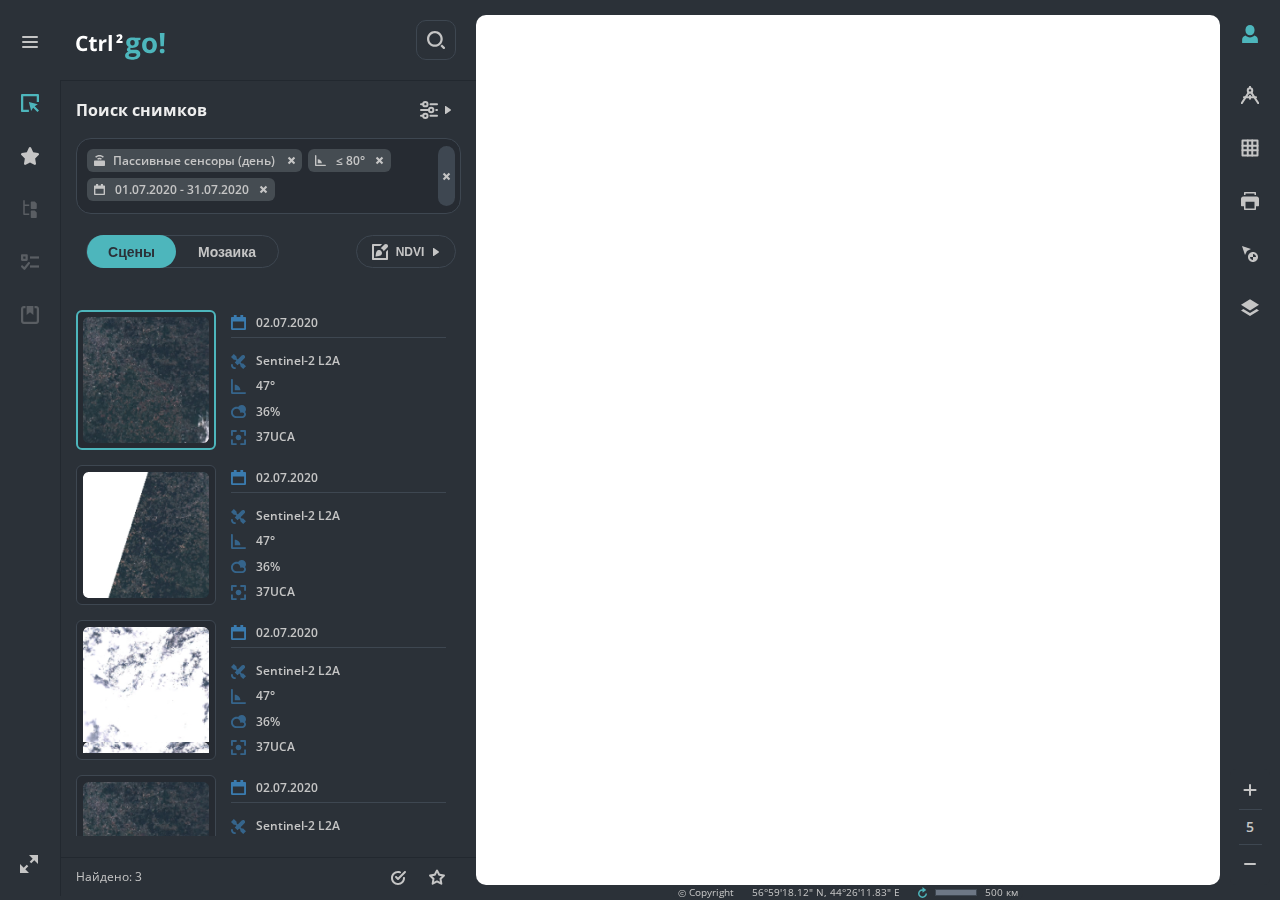
<file: index.html>
<!DOCTYPE html>
<html lang="ru">

<head>
    <meta charset="utf-8">
    <title>Ctrl-2-GO!</title>
    <meta name="viewport" content="width=device-width, initial-scale=1.0">
    <link href="css/style.css" rel="stylesheet" />
    <link href="css/icons.css" rel="stylesheet" />
    <link href="css/asRange.css" rel="stylesheet" />
</head>

<body>
    <div class="left-sidebar">
        <div class="left-sidebar__left">
            <div class="left-sidebar__left-top">
                <div class="icon_container">
                    <div class="burger_left_sidebar gray"></div>
                </div>
                <div class="spacer-23"></div>
                <div class="icon_container">
                    <div class="select_left_sidebar gray blue"></div>
                </div>
                <div class="spacer-15"></div>
                <div class="icon_container">
                    <div class="star_left_sidebar gray"></div>
                </div>
                <div class="spacer-15"></div>
                <div class="icon_container icon_container-inactive">
                    <div class="spisok_left_sidebar gray"></div>
                </div>
                <div class="spacer-15"></div>
                <div class="icon_container icon_container-inactive">
                    <div class="checklist_left_sidebar gray"></div>
                </div>
                <div class="spacer-15"></div>
                <div class="icon_container icon_container-inactive">
                    <div class="saved-items_left_sidebar gray"></div>
                </div>
            </div>
            <div class="left-sidebar__left-bottom">
                <div class="icon_container">
                    <div class="fullscreen gray"></div>
                </div>
            </div>
        </div>
        <div class="left-sidebar__right">
            <div class="left-sidebar__right-top">
                <div class="top_logo"></div>
                <div class="search"></div>
            </div>
            <!-- #select left tab container -->
            <div class="left-sidebar__right-bottom" id="select">
                <div class="left-sidebar__right-bottom__row1">
                    <div class="left-sidebar__right-bottom__row1-left">Поиск снимков</div>
                    <div class="icon_container icon_container-preferences">
                        <div class="preferences gray"></div>
                        <div class="arrow_pref gray"></div>
                    </div>
                </div>
                <div class="left-sidebar__right-bottom__row2">
                    <div class="left-sidebar__right-bottom__row2-left">
                        <div class="left-sidebar__right-bottom__row2-left_item">
                            <div class="search__left-item">
                                <div class="passive_sensor_filter gray"></div>
                                <div class="search__left-item_text">Пассивные сенсоры (день) Пассивные сенсоры (день)</div>
                            </div>
                            <div class="close_filter gray"></div>
                        </div>
                        <div class="left-sidebar__right-bottom__row2-left_item">
                            <div class="search__left-item">
                                <div class="angle_filter gray"></div>
                                <div class="search__left-item_text">&le; 80&deg;</div>
                            </div>
                            <div class="close_filter gray"></div>
                        </div>
                        <div class="left-sidebar__right-bottom__row2-left_item">
                            <div class="search__left-item">
                                <div class="calendar_filter gray"></div>
                                <div class="search__left-item_text">01.07.2020 - 31.07.2020</div>
                            </div>
                            <div class="close_filter gray"></div>
                        </div>
                        <div class="left-sidebar__right-bottom__row2-left_item">
                            <div class="search__left-item">
                                <div class="calendar_filter gray"></div>
                                <div class="search__left-item_text">01.07.2020 - 31.07.2020</div>
                            </div>
                            <div class="close_filter gray"></div>
                        </div>
                    </div>
                    <div class="close"></div>
                </div>
                <div class="left-sidebar__right-bottom__row3">
                    <div class="left-sidebar__right-bottom__row3_left">
                        <button class="left-sidebar__right-bottom__row3_left_button-l left-sidebar-active">Сцены</button>
                        <button class="left-sidebar__right-bottom__row3_left_button-r">Мозаика</button>
                    </div>
                    <button class="left-sidebar__right-bottom__row3_right_button">
                        <div class="ndvi gray"></div>
                        NDVI
                        <div class="arrow_pref gray"></div>
                    </button>
                </div>
                <div class="left-sidebar__right-bottom__row4 style-4">
                    <div class="left-sidebar__right-bottom__row4-in">
                        <div class="left-sidebar__right-bottom__row4-in-left blue-active">
                            <div class="left-sidebar__right-bottom__row4-in-left-in map1"></div>
                        </div>
                        <div class="left-sidebar__right-bottom__row4-in-right">
                            <div class="left-sidebar__right-bottom__row4-in-right-el">
                                <div class="calendar_table dark-blue"></div>
                                02.07.2020
                                <div class="favorites_table favorites_table_added"></div>
                            </div>
                            <div class="left-sidebar__right-bottom__row4-in-separator"></div>
                            <div class="left-sidebar__right-bottom__row4-in-right-el">
                                <div class="satellite_table dark-blue"></div>
                                Sentinel-2 L2A
                            </div>
                            <div class="left-sidebar__right-bottom__row4-in-right-el">
                                <div class="angle_table dark-blue"></div>
                                47&deg;
                            </div>
                            <div class="left-sidebar__right-bottom__row4-in-right-el">
                                <div class="cloud-sun_table dark-blue"></div>
                                36%
                            </div>
                            <div class="left-sidebar__right-bottom__row4-in-right-el">
                                <div class="maximize-area_table dark-blue"></div>
                                37UCA
                                <div class="settings-pref"></div>
                            </div>
                        </div>
                    </div>
                    <div class="left-sidebar__right-bottom__row4-in">
                        <div class="left-sidebar__right-bottom__row4-in-left">
                            <div class="left-sidebar__right-bottom__row4-in-left-in map2"></div>
                        </div>
                        <div class="left-sidebar__right-bottom__row4-in-right">
                            <div class="left-sidebar__right-bottom__row4-in-right-el">
                                <div class="calendar_table dark-blue"></div>
                                02.07.2020
                                <div class="favorites_table"></div>
                            </div>
                            <div class="left-sidebar__right-bottom__row4-in-separator"></div>
                            <div class="left-sidebar__right-bottom__row4-in-right-el">
                                <div class="satellite_table dark-blue"></div>
                                Sentinel-2 L2A
                            </div>
                            <div class="left-sidebar__right-bottom__row4-in-right-el">
                                <div class="angle_table dark-blue"></div>
                                47&deg;
                            </div>
                            <div class="left-sidebar__right-bottom__row4-in-right-el">
                                <div class="cloud-sun_table dark-blue"></div>
                                36%
                            </div>
                            <div class="left-sidebar__right-bottom__row4-in-right-el">
                                <div class="maximize-area_table dark-blue"></div>
                                37UCA
                                <div class="settings-pref"></div>
                            </div>
                        </div>
                    </div>
                    <div class="left-sidebar__right-bottom__row4-in">
                        <div class="left-sidebar__right-bottom__row4-in-left">
                            <div class="left-sidebar__right-bottom__row4-in-left-in map3"></div>
                        </div>
                        <div class="left-sidebar__right-bottom__row4-in-right">
                            <div class="left-sidebar__right-bottom__row4-in-right-el">
                                <div class="calendar_table dark-blue"></div>
                                02.07.2020
                                <div class="favorites_table"></div>
                            </div>
                            <div class="left-sidebar__right-bottom__row4-in-separator"></div>
                            <div class="left-sidebar__right-bottom__row4-in-right-el">
                                <div class="satellite_table dark-blue"></div>
                                Sentinel-2 L2A
                            </div>
                            <div class="left-sidebar__right-bottom__row4-in-right-el">
                                <div class="angle_table dark-blue"></div>
                                47&deg;
                            </div>
                            <div class="left-sidebar__right-bottom__row4-in-right-el">
                                <div class="cloud-sun_table dark-blue"></div>
                                36%
                            </div>
                            <div class="left-sidebar__right-bottom__row4-in-right-el">
                                <div class="maximize-area_table dark-blue"></div>
                                37UCA
                                <div class="settings-pref"></div>
                            </div>
                        </div>
                    </div>
                    <div class="left-sidebar__right-bottom__row4-in">
                        <div class="left-sidebar__right-bottom__row4-in-left">
                            <div class="left-sidebar__right-bottom__row4-in-left-in map1"></div>
                        </div>
                        <div class="left-sidebar__right-bottom__row4-in-right">
                            <div class="left-sidebar__right-bottom__row4-in-right-el">
                                <div class="calendar_table dark-blue"></div>
                                02.07.2020
                                <div class="favorites_table"></div>
                            </div>
                            <div class="left-sidebar__right-bottom__row4-in-separator"></div>
                            <div class="left-sidebar__right-bottom__row4-in-right-el">
                                <div class="satellite_table dark-blue"></div>
                                Sentinel-2 L2A
                            </div>
                            <div class="left-sidebar__right-bottom__row4-in-right-el">
                                <div class="angle_table dark-blue"></div>
                                47&deg;
                            </div>
                            <div class="left-sidebar__right-bottom__row4-in-right-el">
                                <div class="cloud-sun_table dark-blue"></div>
                                36%
                            </div>
                            <div class="left-sidebar__right-bottom__row4-in-right-el">
                                <div class="maximize-area_table dark-blue"></div>
                                37UCA
                                <div class="settings-pref"></div>
                            </div>
                        </div>
                    </div>
                    <div class="left-sidebar__right-bottom__row4-in">
                        <div class="left-sidebar__right-bottom__row4-in-left">
                            <div class="left-sidebar__right-bottom__row4-in-left-in map2"></div>
                        </div>
                        <div class="left-sidebar__right-bottom__row4-in-right">
                            <div class="left-sidebar__right-bottom__row4-in-right-el">
                                <div class="calendar_table dark-blue"></div>
                                02.07.2020
                                <div class="favorites_table"></div>
                            </div>
                            <div class="left-sidebar__right-bottom__row4-in-separator"></div>
                            <div class="left-sidebar__right-bottom__row4-in-right-el">
                                <div class="satellite_table dark-blue"></div>
                                Sentinel-2 L2A
                            </div>
                            <div class="left-sidebar__right-bottom__row4-in-right-el">
                                <div class="angle_table dark-blue"></div>
                                47&deg;
                            </div>
                            <div class="left-sidebar__right-bottom__row4-in-right-el">
                                <div class="cloud-sun_table dark-blue"></div>
                                36%
                            </div>
                            <div class="left-sidebar__right-bottom__row4-in-right-el">
                                <div class="maximize-area_table dark-blue"></div>
                                37UCA
                                <div class="settings-pref"></div>
                            </div>
                        </div>
                    </div>
                </div>
            </div>
            <!-- #favorites left tab container -->
            <div class="left-sidebar__right-bottom opacity-0-display-none" id="favorites">
                <div class="left-sidebar__right-bottom__row1">
                    <div class="left-sidebar__right-bottom__row1-left">
                        <div class="left-sidebar__right-bottom__row1-del">
                            <div class="delete"></div>Удалить все
                        </div>
                    </div>
                </div>
                <div class="left-sidebar__right-bottom__row4 style-4">
                    <div class="left-sidebar__right-bottom__row4-in">
                        <div class="left-sidebar__right-bottom__row4-in-left blue-active">
                            <div class="left-sidebar__right-bottom__row4-in-left-in map1">
                                <div class="map-checkbox-pas map-checkbox-act"></div>
                            </div>
                        </div>
                        <div class="left-sidebar__right-bottom__row4-in-right">
                            <div class="left-sidebar__right-bottom__row4-in-right-el">
                                <div class="calendar_table dark-blue"></div>
                                02.07.2020
                                <div class="favorites_table favorites_table_added"></div>
                            </div>
                            <div class="left-sidebar__right-bottom__row4-in-separator"></div>
                            <div class="left-sidebar__right-bottom__row4-in-right-el">
                                <div class="satellite_table dark-blue"></div>
                                Sentinel-2 L2A
                            </div>
                            <div class="left-sidebar__right-bottom__row4-in-right-el">
                                <div class="angle_table dark-blue"></div>
                                47°
                            </div>
                            <div class="left-sidebar__right-bottom__row4-in-right-el">
                                <div class="cloud-sun_table dark-blue"></div>
                                36%
                            </div>
                            <div class="left-sidebar__right-bottom__row4-in-right-el">
                                <div class="maximize-area_table dark-blue"></div>
                                37UCA
                                <div class="settings-pref"></div>
                            </div>
                        </div>
                    </div>
                    <div class="left-sidebar__right-bottom__row4-in">
                        <div class="left-sidebar__right-bottom__row4-in-left">
                            <div class="left-sidebar__right-bottom__row4-in-left-in map2">
                                <div class="map-checkbox-pas"></div>
                            </div>
                        </div>
                        <div class="left-sidebar__right-bottom__row4-in-right">
                            <div class="left-sidebar__right-bottom__row4-in-right-el">
                                <div class="calendar_table dark-blue"></div>
                                02.07.2020
                                <div class="favorites_table"></div>
                            </div>
                            <div class="left-sidebar__right-bottom__row4-in-separator"></div>
                            <div class="left-sidebar__right-bottom__row4-in-right-el">
                                <div class="satellite_table dark-blue"></div>
                                Sentinel-2 L2A
                            </div>
                            <div class="left-sidebar__right-bottom__row4-in-right-el">
                                <div class="angle_table dark-blue"></div>
                                47°
                            </div>
                            <div class="left-sidebar__right-bottom__row4-in-right-el">
                                <div class="cloud-sun_table dark-blue"></div>
                                36%
                            </div>
                            <div class="left-sidebar__right-bottom__row4-in-right-el">
                                <div class="maximize-area_table dark-blue"></div>
                                37UCA
                                <div class="settings-pref"></div>
                            </div>
                        </div>
                    </div>
                    <div class="left-sidebar__right-bottom__row4-in">
                        <div class="left-sidebar__right-bottom__row4-in-left">
                            <div class="left-sidebar__right-bottom__row4-in-left-in map3">
                                <div class="map-checkbox-pas"></div>
                            </div>
                        </div>
                        <div class="left-sidebar__right-bottom__row4-in-right">
                            <div class="left-sidebar__right-bottom__row4-in-right-el">
                                <div class="calendar_table dark-blue"></div>
                                02.07.2020
                                <div class="favorites_table"></div>
                            </div>
                            <div class="left-sidebar__right-bottom__row4-in-separator"></div>
                            <div class="left-sidebar__right-bottom__row4-in-right-el">
                                <div class="satellite_table dark-blue"></div>
                                Sentinel-2 L2A
                            </div>
                            <div class="left-sidebar__right-bottom__row4-in-right-el">
                                <div class="angle_table dark-blue"></div>
                                47°
                            </div>
                            <div class="left-sidebar__right-bottom__row4-in-right-el">
                                <div class="cloud-sun_table dark-blue"></div>
                                36%
                            </div>
                            <div class="left-sidebar__right-bottom__row4-in-right-el">
                                <div class="maximize-area_table dark-blue"></div>
                                37UCA
                                <div class="settings-pref"></div>
                            </div>
                        </div>
                    </div>
                    <div class="left-sidebar__right-bottom__row4-in">
                        <div class="left-sidebar__right-bottom__row4-in-left">
                            <div class="left-sidebar__right-bottom__row4-in-left-in map1">
                                <div class="map-checkbox-pas"></div>
                            </div>
                        </div>
                        <div class="left-sidebar__right-bottom__row4-in-right">
                            <div class="left-sidebar__right-bottom__row4-in-right-el">
                                <div class="calendar_table dark-blue"></div>
                                02.07.2020
                                <div class="favorites_table"></div>
                            </div>
                            <div class="left-sidebar__right-bottom__row4-in-separator"></div>
                            <div class="left-sidebar__right-bottom__row4-in-right-el">
                                <div class="satellite_table dark-blue"></div>
                                Sentinel-2 L2A
                            </div>
                            <div class="left-sidebar__right-bottom__row4-in-right-el">
                                <div class="angle_table dark-blue"></div>
                                47°
                            </div>
                            <div class="left-sidebar__right-bottom__row4-in-right-el">
                                <div class="cloud-sun_table dark-blue"></div>
                                36%
                            </div>
                            <div class="left-sidebar__right-bottom__row4-in-right-el">
                                <div class="maximize-area_table dark-blue"></div>
                                37UCA
                                <div class="settings-pref"></div>
                            </div>
                        </div>
                    </div>
                    <div class="left-sidebar__right-bottom__row4-in">
                        <div class="left-sidebar__right-bottom__row4-in-left">
                            <div class="left-sidebar__right-bottom__row4-in-left-in map2">
                                <div class="map-checkbox-pas"></div>
                            </div>
                        </div>
                        <div class="left-sidebar__right-bottom__row4-in-right">
                            <div class="left-sidebar__right-bottom__row4-in-right-el">
                                <div class="calendar_table dark-blue"></div>
                                02.07.2020
                                <div class="favorites_table"></div>
                            </div>
                            <div class="left-sidebar__right-bottom__row4-in-separator"></div>
                            <div class="left-sidebar__right-bottom__row4-in-right-el">
                                <div class="satellite_table dark-blue"></div>
                                Sentinel-2 L2A
                            </div>
                            <div class="left-sidebar__right-bottom__row4-in-right-el">
                                <div class="angle_table dark-blue"></div>
                                47°
                            </div>
                            <div class="left-sidebar__right-bottom__row4-in-right-el">
                                <div class="cloud-sun_table dark-blue"></div>
                                36%
                            </div>
                            <div class="left-sidebar__right-bottom__row4-in-right-el">
                                <div class="maximize-area_table dark-blue"></div>
                                37UCA
                                <div class="settings-pref"></div>
                            </div>
                        </div>
                    </div>
                </div>
            </div>
            <div class="left-sidebar__right-bottom-footer">
                <div class="left-sidebar__right-bottom-footer-left">
                    <span class="founded">Найдено: 3</span>
                    <span class="visibility">Видимость: 1</span>
                </div>
                <div class="left-sidebar__right-bottom-footer-right">
                    <div class="icon_container">
                        <div class="n-check gray"></div>
                    </div>
                    <div class="icon_container">
                        <div class="n-favorites gray"></div>
                    </div>
                </div>
            </div>
        </div>
    </div>
    <div id="map">
        <!-- popup-warning -->
        <div class="popup-large-size">
            <div class="popup-close"></div>
            <div class="o-warning-1"></div>
            <div class="warning-text">
                Загружаемый вами архив слишком большого размера. Разделите его на несколько, или загружайте shape-файлы по одному.
            </div>
        </div>
        <!-- top search input -->
        <input type="text" name="input" placeholder="Поиск по адресам или координатам" class="header-input">
        <!-- popup-about -->
        <div class="popup-about">
            <div class="popup-close"></div>
            <div class="popup-about-left">
                <div class="favorites_table favorites_table_added"></div>
            </div>
            <div class="popup-about-right">
                <div class="popup-about-right__row">
                    <div class="calendar_table_mini"></div>
                    02.07.2020
                </div>
                <div class="popup-about-right__row">
                    <div class="satellite_table_mini"></div>
                    Sentinel-2 L2A
                </div>
                <div class="popup-about-right__row">
                    <div class="angle_table_mini"></div>
                    47&deg;
                </div>
                <div class="popup-about-right__row">
                    <div class="cloud-sun_table_mini"></div>
                    36%
                </div>
                <div class="popup-about-right__row">
                    <div class="maximize-area_table_mini "></div>
                    37UCA
                </div>
            </div>
        </div>
        <!-- popup right-click -->
        <div class="popup-right-click">
            <div class="popup-right-click__row">
                <div class="pin"></div>Скопировать координаты
            </div>
            <div class="popup-right-click__row">
                <div class="card-edit"></div>Получить индексы
            </div>
        </div>
        <!-- popup login -->
        <div class="popup-login">
            <div class="popup-login__row">
                <div class="user"></div>Личный кабинет
            </div>
            <div class="popup-login__row">
                <div class="log-out"></div>Выйти
            </div>
        </div>
        <!-- popup stack -->
        <div class="popup-stack">
            <div class="popup-stack-in style-4">
                <div class="popup-stack__row color-blue">
                    <div class="popup-stack__row-left popup-stack__row-left-active">
                        <div class="map-stack"></div>
                    </div>
                    Карта
                </div>
                <div class="popup-stack__row">
                    <div class="popup-stack__row-left">
                        <div class="sputnik-stack"></div>
                    </div>
                    Спутниковые снимки
                </div>
                <div class="popup-stack__row">
                    <div class="popup-stack__row-left">
                        <div class="kadastr-stack"></div>
                    </div>
                    Кадастр
                </div>
                <div class="popup-stack__row">
                    <div class="popup-stack__row-left">
                        <div class="map-stack"></div>
                    </div>
                    Карта
                </div>
            </div>
        </div>
        <!-- popup compass -->
        <div class="popup-compass">
            <div class="select gray"></div>
            <div class="measure gray"></div>
        </div>
        <!-- popup ndvi -->
        <div class="popup-ndvi">
            <div class="popup-ndvi-in">
                <div class="popup-ndvi-in-closer">
                    <div class="arrow-left"></div>
                </div>
                <div class="popup-ndvi-in__row1">
                    <button class="popup-ndvi-in__row1_button">
                        <div class="arrow-left-button"></div>
                        Назад
                    </button>
                </div>
                <div class="popup-ndvi-in__row2 popup-ndvi-in__row2-bg"></div>
                <div class="popup-ndvi-in__row3">
                    <div class="popup-ndvi-in__row3_top">NDVI</div>
                    <div class="popup-ndvi-in__row3_bottom">(B8A-B04)/(B8A+B04)</div>
                </div>
                <div class="popup-ndvi-in__row4">
                    Индекс нормализованной дифференциальной растительности часто используется для мониторинга засухи, мониторинга и прогнозирования сельскохозяйственного производства, оказания помощи в прогнозировании опасных зон пожаротушения и картирования похода в пустыню. NDVI - стандартизированный индекс растительности, который позволяет нам генерировать изображение, показывающее относительную биомассу. Поглощение хлорофилла в красной зоне и относительно высокая отражательная способность растительности в ближней инфракрасной области (NIR) используются для расчета NDVI.
                </div>
            </div>
        </div>
        <!-- popup pref -->
        <div class="popup-pref">
            <div class="popup-pref-in">
                <div class="popup-pref-in-closer">
                    <div class="arrow-left"></div>
                </div>
                <div class="popup-pref-in__row1">
                    <div class="popup-pref-in__row1_left">Выбор источника</div>
                    <div class="custom__select">
                        <select class="style-4">
                            <option value="0">Пассивные сенсоры (день)</option>
                            <option value="1">Пассивные сенсоры (ночь)</option>
                            <option value="2">Пассивные сенсоры (день)</option>
                            <option value="3">Пассивные сенсоры (ночь)</option>
                            <option value="4">Пассивные сенсоры (день)</option>
                            <option value="5">Пассивные сенсоры (ночь)</option>
                            <option value="6">6</option>
                            <option value="7">7</option>
                            <option value="8">8</option>
                            <option value="9">9</option>
                            <option value="10">10</option>
                            <option value="11">11</option>
                            <option value="12">12</option>
                        </select>
                    </div>
                </div>
                <div class="popup-pref-in__separator"></div>
                <div class="popup-pref-in__row2">
                    <div class="popup-pref-in__row2_left">
                        <div class="calendar_table margin-right-15 gray"></div> Дата
                    </div>
                    <div class="popup-pref-in__row2_right">
                        <input type="date" name="input-date-1" class="input-date">
                        <input type="date" name="input-date-2" class="input-date">
                    </div>
                </div>
                <div class="popup-pref-in__row3">
                    <div class="popup-pref-in__row3_left">
                        <div class="cloud-sun_table margin-right-15 light-gray"></div> Облачность
                    </div>
                    <div class="popup-pref-in__row3_right">
                        <div class="range-example-5"></div>
                        <div class="range__steps">
                            <div class="range__steps_step"><span>0%</span></div>
                            <div class="range__steps_step"><span>50%</span></div>
                            <div class="range__steps_step"><span>100%</span>
                            </div>
                        </div>
                    </div>
                </div>
                <div class="popup-pref-in__row4">
                    <div class="popup-pref-in__row4_left">
                        <div class="angle_table margin-right-15 light-gray"></div> Угол съемки
                    </div>
                    <div class="popup-pref-in__row4_right">
                        <div class="range-example-5"></div>
                        <div class="range__steps">
                            <div class="range__steps_step"><span>0%</span></div>
                            <div class="range__steps_step"><span>50%</span></div>
                            <div class="range__steps_step"><span>100%</span>
                            </div>
                        </div>
                    </div>
                </div>
                <div class="popup-pref-in__separator"></div>
                <div class="popup-pref-in__row5">
                    <div class="popup-pref-in__row5_header">
                        <div class="data-type margin-right-15"></div>Тип данных
                    </div>
                    <div class="popup-pref-in__row5_content">
                        <input type="radio" name="radiog_lite" id="radio1" class="css-checkbox" checked="checked" /><label for="radio1" class="css-label radGroup1">Метаданные</label>
                        <input type="radio" name="radiog_lite" id="radio2" class="css-checkbox" /><label for="radio2" class="css-label radGroup1">Снимки</label>
                    </div>
                </div>
                <div class="popup-pref-in__row6">
                    <div class="popup-pref-in__row6_header">
                        <div class="satellite_table light-gray margin-right-15"></div>Тип спутника
                    </div>
                    <div class="popup-pref-in__row6_content style-4">
                        <input type="checkbox" name="checkboxG4" id="checkboxG4" class="css-checkbox-1" /><label for="checkboxG4" class="css-label-1" style="font-weight: 600">Выбрать все</label>
                        <input type="checkbox" name="checkboxG5" id="checkboxG5" class="css-checkbox-1" checked="checked" /><label for="checkboxG5" class="css-label-1">Sentinel-2</label>
                        <input type="radio" name="radiog_lite-1" id="radio3" class="css-checkbox" checked="checked" /><label for="radio3" class="css-label radGroup2">Sentinel-2 L2A</label>
                        <input type="radio" name="radiog_lite-1" id="radio4" class="css-checkbox" /><label for="radio4" class="css-label radGroup2">Sentinel-2 L1С</label>
                        <input type="checkbox" name="checkboxG6" id="checkboxG6" class="css-checkbox-1" checked="checked" /><label for="checkboxG6" class="css-label-1">Landsat-8 OLI + TIRS</label>
                        <input type="checkbox" name="checkboxG7" id="checkboxG7" class="css-checkbox-1" checked="checked" /><label for="checkboxG7" class="css-label-1">Landsat-7 ETM+</label>
                        <input type="checkbox" name="checkboxG8" id="checkboxG8" class="css-checkbox-1" checked="checked" /><label for="checkboxG8" class="css-label-1">Landsat-4-5 MSS</label>
                        <input type="checkbox" name="checkboxG9" id="checkboxG9" class="css-checkbox-1" /><label for="checkboxG9" class="css-label-1">Landsat-4-5 TM</label>
                        <input type="checkbox" name="checkboxG10" id="checkboxG10" class="css-checkbox-1" /><label for="checkboxG10" class="css-label-1">CBERS-4 MUX</label>
                        <input type="checkbox" name="checkboxG11" id="checkboxG11" class="css-checkbox-1" /><label for="checkboxG11" class="css-label-1">CBERS-4 FFI</label>
                        <input type="checkbox" name="checkboxG12" id="checkboxG12" class="css-checkbox-1" /><label for="checkboxG12" class="css-label-1">Sentinel-2</label>
                        <input type="checkbox" name="checkboxG13" id="checkboxG13" class="css-checkbox-1" /><label for="checkboxG13" class="css-label-1">Sentinel-2</label>
                        <input type="checkbox" name="checkboxG14" id="checkboxG14" class="css-checkbox-1" /><label for="checkboxG14" class="css-label-1">Sentinel-2</label>
                        <input type="checkbox" name="checkboxG15" id="checkboxG15" class="css-checkbox-1" /><label for="checkboxG15" class="css-label-1">Sentinel-2</label>
                        <input type="checkbox" name="checkboxG16" id="checkboxG16" class="css-checkbox-1" /><label for="checkboxG16" class="css-label-1">Sentinel-2</label>
                        <input type="checkbox" name="checkboxG17" id="checkboxG17" class="css-checkbox-1" /><label for="checkboxG17" class="css-label-1">Sentinel-2</label>
                        <input type="checkbox" name="checkboxG18" id="checkboxG18" class="css-checkbox-1" /><label for="checkboxG18" class="css-label-1">Sentinel-2</label>
                    </div>
                </div>
            </div>
        </div>
        <!-- copyright -->
        <div class="copyright">
            <span><span class="copyright-left">&copy;</span> Copyright</span>
            <span>56°59'18.12" N, 44°26'11.83" E</span>
            <div class="copyright-right">
                <div class="refresh"></div>
                <div class="rectangle"></div> 500 км
            </div>
        </div>
    </div>
    <div class="right-sidebar">
        <div class="right-sidebar__top">
            <div class="icon_container icon_container-login">
                <div class="user_right_sidebar gray blue"></div>
            </div>
            <div class="spacer-23"></div>
            <div class="icon_container">
                <div class="compass_right_sidebar gray"></div>
            </div>
            <div class="spacer-15"></div>
            <div class="icon_container">
                <div class="grid_right_sidebar gray"></div>
            </div>
            <div class="spacer-15"></div>
            <div class="icon_container">
                <div class="print_right_sidebar gray"></div>
            </div>
            <div class="spacer-15"></div>
            <div class="icon_container">
                <div class="cursor_right_sidebar gray"></div>
            </div>
            <div class="spacer-15"></div>
            <div class="icon_container">
                <div class="stack_right_sidebar gray"></div>
            </div>
        </div>
        <div class="right-sidebar__bottom">
            <div class="icon_container-zoom">
                <div class="plus_right_sidebar gray"></div>
            </div>
            <div class="right-sidebar__bottom_num">5</div>
            <div class="icon_container-zoom">
                <div class="minus_right_sidebar gray"></div>
            </div>
        </div>
    </div>
    <script src="js/jquery.js"></script>
    <script src="js/jquery-asRange.js"></script>
    <script>
    $(document).ready(function() {
        $(".range-example-5").asRange({
            step: 1,
            range: false,
            min: 0,
            max: 100,
            scale: true,
        });
    });
    </script>
    <script src="js/main.js"></script>
</body>

</html>
</file>
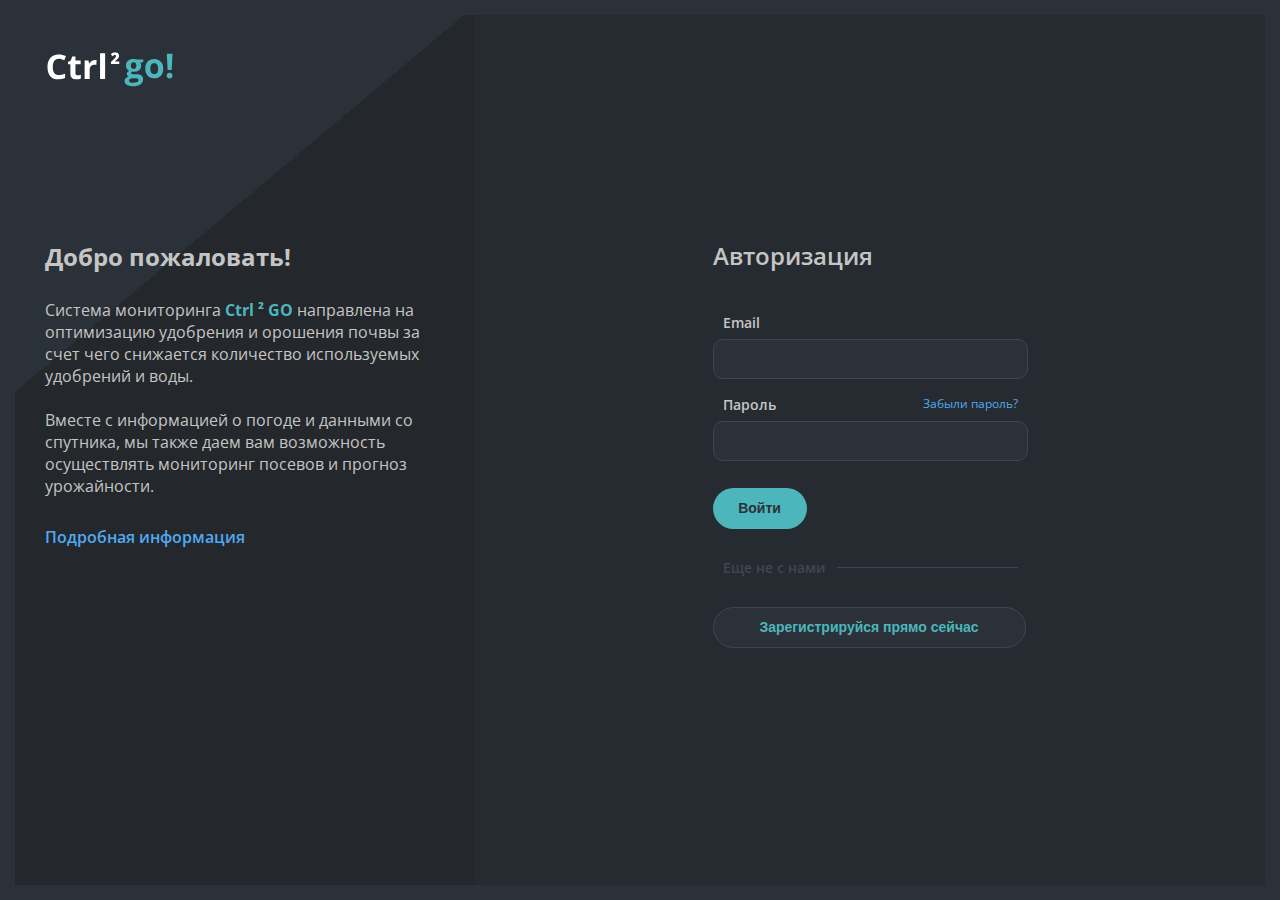
<file: authorize.html>
<!DOCTYPE html>
<html lang="ru">

<head>
    <meta charset="utf-8">
    <title>Ctrl-2-GO Login</title>
    <meta name="viewport" content="width=device-width, initial-scale=1.0">
    <link href="css/style.css" rel="stylesheet" />
    <link href="css/icons.css" rel="stylesheet" />
    <link href="css/asRange.css" rel="stylesheet" />
</head>

<body class="authorize">
    <div class="authorize-in">
        <div class="authorize-in-left">
            <div class="logo-authorize"></div>
            <div class="authorize-in-left-inside">
                <div class="authorize-in-left__row2">Добро пожаловать!</div>
                <div class="authorize-in-left__row3">
                    Система мониторинга <span class="bold">Ctrl ² GO</span> направлена на оптимизацию удобрения и орошения почвы за счет чего снижается количество используемых удобрений и воды.<br><br>
                    Вместе с информацией о погоде и данными со спутника, мы также даем вам возможность осуществлять мониторинг посевов и прогноз урожайности.
                </div>
                <div class="authorize-in-left__row4">Подробная информация</div>
            </div>
        </div>
        <div class="authorize-in-right">
            <form class="authorize-in-right-inside" method="post" autocomplete="off">
                <div class="authorize-in-right__row1 ">Авторизация</div>
                <div class="authorize-in-right__row_label-in">
                    <div class="authorize-in-right__row_label-left">Email</div>
                    <div class="authorize-in-right__row_label-right">&nbsp;</div>
                </div>
                <input type="Email" name="Email" class="authorize-in-right__row-2-3">
                <div class="authorize-in-right__row_label-in">
                    <div class="authorize-in-right__row_label-left">Пароль</div>
                    <div class="authorize-in-right__row_label-right">Забыли пароль?</div>
                </div>
                <input type="Password" name="Password" class="authorize-in-right__row-2-3">
                <button class="submit-form">Войти</button>
                <div class="authorize-in-right__row_label-in">
                    <div class="authorize-in-right__row_label-left not-yet-with-us">Еще не с нами</div>
                    <div class="authorize-in-right__row_label-right not-yet-with-us-line">&nbsp;</div>
                </div>
                <button class="reg-now">Зарегистрируйся прямо сейчас</button>
            </form>
        </div>
    </div>
    <!-- <script src="js/jquery.js"></script> -->
    <!-- <script src="js/main.js"></script> -->
</body>

</html>
</file>
<file: css/style.css>
@import url('https://fonts.googleapis.com/css2?family=Open+Sans:wght@300;400;600;700;800&display=swap');

body {
    margin: 0;
    padding: 0;
    box-sizing: border-box;
    font-family: 'Open Sans', sans-serif;
    background: #2B3138;
    height: 100vh;
    overflow-y: auto;
    overflow-x: hidden;
    overflow-y: hidden;
    -ms-overflow-style: none;
    scrollbar-width: none;
}

body::-webkit-scrollbar {
    display: none;
    width: 0px;
    /* remove scrollbar space */
    background: transparent;
    /* optional: just make scrollbar invisible */
}

* {
    box-sizing: border-box !important;
}

button {
    cursor: pointer;
    transition: all 0.23s ease;
    outline: none;
}

button::-moz-focus-inner {
    border: 0;
}

#map {
    width: calc(100vw - 536px);
    height: calc(100vh - 30px);
    position: absolute;
    top: 15px;
    bottom: 15px;
    left: 476px;
    right: 60px;
    background: #FFF;
    border-radius: 10px;
}

.spacer-23 {
    display: block;
    width: 100%;
    height: 23px;
}

.spacer-15 {
    display: block;
    width: 100%;
    height: 15px;
}

.left-sidebar {
    position: fixed;
    width: 476px;
    background: #2B3138;
    display: flex;
    flex-direction: row;
    padding: 0;
    justify-content: center;
    align-items: center;
    top: 0;
    left: 0;
    height: calc(100vh);
    transition: all 0.23s ease-in-out;
}

.left-sidebar__left {
    display: flex;
    flex-direction: column;
    width: 60px;
    height: 100%;
    padding: 23px 0 15px 0;
    justify-content: space-between;
    align-items: center;
}

.left-sidebar__left-top {
    width: 100%;
    height: 333px;
    /*border: 1px solid green;*/
    display: flex;
    flex-direction: column;
    justify-content: flex-start;
    align-items: center;
}

.left-sidebar__left-bottom {
    width: 40px;
    height: 40px;
    /*border: 1px solid green;*/
}

.left-sidebar__right {
    display: flex;
    flex-direction: column;
    width: 416px;
    height: 100%;
}

.left-sidebar__right-top {
    width: 100%;
    height: 60px;
    min-height: 60px;
    display: flex;
    flex-direction: row;
    justify-content: space-between;
    align-items: flex-end;
    padding: 0 20px 0 15px;
    margin-bottom: 20px;
}

.left-sidebar__right-bottom {
    width: 100%;
    height: calc(100% - 123px);
    display: flex;
    flex-direction: column;
    justify-content: flex-start;
    align-items: center;
    border: none;
    border-left: 1px solid #22282F;
    border-top: 1px solid #22282F;
    transition: all 0.23s linear;
}

.left-sidebar__right-bottom-footer {
    height: 39px;
    min-height: 39px;
    border-top: 1px solid #22282F;
    border-left: 1px solid #22282F;
    width: 100%;
    padding: 0 20px 0 15px;
    display: flex;
    flex-direction: row;
    justify-content: space-between;
    align-items: center;
}

.left-sidebar__right-bottom-footer-left {
    font-style: normal;
    font-weight: normal;
    font-size: 12px;
    line-height: 16px;
    color: #C5C5C5;
    display: flex;
    width: 220px;
    justify-content: flex-start;
    align-items: center;
    text-align: left;
}

.left-sidebar__right-bottom-footer-right {
    display: flex;
    flex-direction: row;
    justify-content: flex-end;
    align-items: center;
}

.right-sidebar {
    position: fixed;
    width: 60px;
    background: #2B3138;
    display: flex;
    flex-direction: column;
    padding: 15px 0;
    justify-content: space-between;
    align-items: center;
    top: 0;
    right: 0;
    height: calc(100vh);
    transition: all 0.23s ease-in-out;
}

.left-sidebar__right-bottom__row1 {
    display: flex;
    flex-direction: row;
    justify-content: space-between;
    align-items: center;
    width: 100%;
    height: 57px;
    min-height: 57px;
    padding: 0 15px;
}

.left-sidebar__right-bottom__row1-left {
    font-style: normal;
    font-weight: bold;
    font-size: 16px;
    line-height: 22px;
    color: #EEEEEE;
}

.left-sidebar__right-bottom__row2 {
    display: flex;
    flex-direction: row;
    justify-content: space-between;
    align-items: center;
    padding: 10px 5px 10px 10px;
    display: flex;
    width: 385px;
    height: 76px;
    min-height: 76px;
    background: #262B32;
    border: 1px solid #3E4751;
    border-radius: 15px;
}

.left-sidebar__right-bottom__row2-left {
    width: 345px;
    height: 100%;
    display: flex;
    flex-direction: row;
    justify-content: flex-start;
    align-items: flex-start;
    flex-wrap: wrap;
    overflow-x: hidden;
    overflow-y: auto;
    -ms-overflow-style: none;
    scrollbar-width: none;
}

.left-sidebar__right-bottom__row2-left::-webkit-scrollbar {
    display: none;
    width: 0px;
    /* remove scrollbar space */
    background: transparent;
    /* optional: just make scrollbar invisible */
}

.left-sidebar__right-bottom__row2-left_item {
    background: #454C52;
    border-radius: 6px;
    max-width: 215px;
    width: fit-content;
    height: 23px;
    min-height: 23px;
    display: flex;
    flex-direction: row;
    justify-content: space-between;
    align-items: center;
    padding: 0 7px;
    margin-right: 6px;
    margin-bottom: 6px;
    transition: all .23s ease;
    cursor: default;
}

.left-sidebar__right-bottom__row2-left_item:hover {
    background: #4DB6BC;
}

.left-sidebar__right-bottom__row2-left_item:hover .search__left-item_text {
    color: #2B3138;
}

.left-sidebar__right-bottom__row2-left_item:hover .passive_sensor_filter.gray {
    background: #2B3138;
}

.left-sidebar__right-bottom__row2-left_item:hover .angle_filter.gray {
    background: #2B3138;
}

.left-sidebar__right-bottom__row2-left_item:hover .calendar_filter.gray {
    background: #2B3138;
}

.left-sidebar__right-bottom__row2-left_item:hover .close_filter.gray {
    background: #2B3138;
}

.close_filter.gray:hover {
    background: #F05E5E !important;
}

.text-blue {
    color: #4DB6BC !important;
    background: #383F48!important;
}

.search__left-item {
    display: flex;
    width: auto;
    min-width: 30px;
    max-width: 183px;
    overflow: hidden;
    height: 100%;
    flex-direction: row;
    justify-content: flex-start;
    align-items: center;
}

.search__left-item_text {
    font-style: normal;
    font-weight: 600;
    font-size: 12px;
    line-height: 16px;
    display: flex;
    align-items: flex-end;
    color: #C5C5C5;
    overflow: hidden;
    white-space: nowrap;
    overflow: hidden;
    text-overflow: ellipsis;
}

.left-sidebar__right-bottom__row3 {
    display: flex;
    flex-direction: row;
    justify-content: space-between;
    align-items: center;
    padding: 0 5px 0 10px;
    display: flex;
    width: 385px;
    height: 33px;
    min-height: 33px;
    margin: 21px 0;
}

.left-sidebar__right-bottom__row3_left {
    display: flex;
    flex-direction: row;
    justify-content: space-between;
    align-items: center;
    width: 193px;
    height: 33px;
    border: 1px solid #3E4751;
    border-radius: 17px;
}

button.left-sidebar__right-bottom__row3_left_button-l {
    width: 90px;
    height: 33px;
    font-style: normal;
    font-weight: 600;
    font-size: 14px;
    background: transparent;
    border-radius: 17px;
    border: 1px solid transparent;
    color: #C5C5C5;
}

button.left-sidebar__right-bottom__row3_left_button-r {
    width: 103px;
    height: 33px;
    font-style: normal;
    font-weight: 600;
    font-size: 14px;
    background: transparent;
    border-radius: 17px;
    border: 1px solid transparent;
    color: #C5C5C5;
}

button.left-sidebar-active {
    background: #4DB6BC;
    color: #2B3138;
}

button.left-sidebar__right-bottom__row3_right_button {
    display: flex;
    flex-direction: row;
    justify-content: space-between;
    align-items: center;
    width: 100px;
    height: 33px;
    padding: 15px;
    border: 1px solid #3E4751;
    border-radius: 17px;
    background: transparent;
    color: #C5C5C5;
    font-weight: bold;
    font-size: 12px;
    transition: all 0.23s linear;
}

button.left-sidebar__right-bottom__row3_right_button:hover {
	background: #383F48;
}


.left-sidebar__right-bottom__row3_right_button-active {}

.left-sidebar__right-bottom__row4 {
    display: flex;
    flex-direction: column;
    justify-content: flex-start;
    align-items: center;
    padding: 0;
    display: flex;
    width: 385px;
    min-height: 33px;
    margin: 21px 0;
    height: auto;
    overflow-x: hidden;
    overflow-y: auto;
}

.left-sidebar__right-bottom__row4-in {
    height: 140px;
    min-height: 140px;
    width: 100%;
    margin-bottom: 15px;
    display: flex;
    flex-direction: row;
    justify-content: space-between;
    align-items: center;
    border-radius: 6px;
    transition: all 0.13s linear;
}

.left-sidebar__right-bottom__row4-in:hover {
    background: #383F48;
}

.left-sidebar__right-bottom__row4-in-left {
    width: 140px;
    height: 140px;
    background: #262B32;
    border: 1px solid #3E4751;
    box-sizing: border-box;
    border-radius: 6px;
    display: flex;
    justify-content: center;
    align-items: center;
}

.left-sidebar__right-bottom__row4-in-left-in {
    background-repeat: no-repeat;
    background-position: center;
    width: 126px;
    height: 126px;
    position: relative;
    cursor: default;
}

.map1 {
    background: url('../assets/map1.png');
}

.map2 {
    background: url('../assets/map2.png');
}

.map3 {
    background: url('../assets/map3.png');
}

.left-sidebar__right-bottom__row4-in-right {
    width: 245px;
    height: 140px;
    padding: 0 15px 0 15px;
    display: flex;
    flex-direction: column;
    justify-content: flex-start;
    align-items: center;
}

.left-sidebar__right-bottom__row4-in-right-el {
    height: 27px;
    width: 100%;
    display: flex;
    flex-direction: row;
    justify-content: flex-start;
    align-items: center;
    font-weight: 600;
    font-size: 12px;
    line-height: 16px;
    color: #C5C5C5;
    position: relative;
    cursor: default;
}

.left-sidebar__right-bottom__row4-in-separator {
    width: 100%;
    height: 3px;
    display: block;
    border-bottom: 1px solid #3E4751;
    margin-bottom: 10px;
}

.right-sidebar__top {
    display: flex;
    width: 100%;
    height: 333px;
    /*border: 1px solid green;*/
    display: flex;
    flex-direction: column;
    justify-content: flex-start;
    align-items: center;
}

.right-sidebar__bottom {
    display: flex;
    width: 40px;
    height: 116px;
    display: flex;
    flex-direction: column;
    justify-content: center;
    align-items: center;
    background: #2B3138;
    border-radius: 6px;
}

.right-sidebar__bottom_num {
    font-style: normal;
    font-weight: 600;
    font-size: 14px;
    line-height: 18px;
    color: #C5C5C5;
    height: 36px;
    display: flex;
    justify-content: center;
    align-items: center;
    border-top: 1px solid #3E4751;
    border-bottom: 1px solid #3E4751;
    width: 100%;
    max-width: 23px;
    cursor: default;
}

.blue-active {
    border: 2px solid #4DB6BC;
}

/*BEGIN SCROLLBAR STYLES*/
.style-4::-webkit-scrollbar-track {
    background-color: #2B3138;
}

.style-4::-webkit-scrollbar {
    width: 6px;
    background-color: #454C52;
}

.style-4::-webkit-scrollbar-thumb {
    background-color: #454C52;
    border: 2px solid #454C52;
    border-radius: 3px;
}

.style-4 {
    scrollbar-color: #454C52 #2B3138;
    scrollbar-width: thin;
}

/*END SCROLLBAR STYLES*/
/*BEGIN SCROLLBAR STYLES DROPDOWN*/
.select-items::-webkit-scrollbar-track {
    background-color: #2B3138;
    ;
}

.select-items::-webkit-scrollbar {
    width: 6px;
    background-color: #454C52;
    ;
}

.select-items::-webkit-scrollbar-thumb {
    background-color: #454C52;
    ;
    border: 2px solid #454C52;
    border-radius: 3px;
}

/*END SCROLLBAR STYLES DROPDOWN*/
.popup-large-size {
    display: flex;
    flex-direction: row;
    min-height: 55px;
    width: 569px;
    background: #2B3138;
    border-radius: 6px;
    position: absolute;
    top: 5px;
    left: 0;
    right: 0;
    margin: 0 auto;
    justify-content: flex-start;
    align-items: center;
    padding: 10px 15px;
    opacity: 0;
    z-index: -10;
}

.warning-text {
    font-style: normal;
    font-weight: normal;
    font-size: 12px;
    line-height: 16px;
    color: #C5C5C5;
}

input.header-input {
    height: 40px;
    width: 373px;
    /*background-image: url("data:image/svg+xml;charset=utf8,%3Csvg width='12' height='8' viewBox='0 0 12 8' fill='none' xmlns='http://www.w3.org/2000/svg'%3E%3Cpath d='M6.0001 7.39998L0.600098 1.99998L2.0001 0.599976L6.0001 4.59998L10.0001 0.599976L11.4001 1.99998L6.0001 7.39998Z' fill='%23C5C5C5'/%3E%3C/svg%3E");*/
    background-color: #2B3138;
    background-position: 340px center;
    border: 0px solid #2B3138;
    background-repeat: no-repeat;
    outline: none;
    border-radius: 6px;
    text-indent: 17px;
    font-family: 'Open Sans';
    font-style: normal;
    font-weight: 600;
    font-size: 13px;
    line-height: 18px;
    color: #B4B4B4;
    padding-right: 17px;
    position: absolute;
    top: 5px;
    left: 5px;
    opacity: 0;
    z-index: -10;
    transition: all 0.23s ease;
}

input.header-input:focus {
    height: 40px;
    width: 373px;
    background-color: #2B3138;
    background-position: 340px center;
    transition: background 0.33s ease;
    text-indent: 17px;
}

input.header-input::-webkit-input-placeholder {
    /* Chrome/Opera/Safari */
    font-family: 'Open Sans';
    font-style: normal;
    font-weight: 600;
    font-size: 13px;
    line-height: 18px;
    color: #B4B4B4;
    opacity: 0.3;
    transition: all 0.23s ease;
}

input.header-input::-moz-placeholder {
    /* Firefox 19+ */
    font-family: 'Open Sans';
    font-style: normal;
    font-weight: 600;
    font-size: 13px;
    color: #B4B4B4;
    opacity: 0.3;
    transition: all 0.23s ease;
}

input.header-input:-ms-input-placeholder {
    /* IE 10+ */
    font-family: 'Open Sans';
    font-style: normal;
    font-weight: 600;
    font-size: 13px;
    line-height: 18px;
    color: #B4B4B4;
    opacity: 0.3;
    transition: all 0.23s ease;
}

input.header-input:-moz-placeholder {
    /* Firefox 18- */
    font-family: 'Open Sans';
    font-style: normal;
    font-weight: 600;
    font-size: 18px;
    color: #B4B4B4;
    opacity: 0.3;
    transition: all 0.23s ease;
}

input.header-input:focus::-webkit-input-placeholder {
    /* Chrome/Opera/Safari */
    color: transparent;
    display: none;
}

input.header-input:focus::-moz-placeholder {
    /* Firefox 19+ */
    color: transparent;
}

input.header-input:focus:-ms-input-placeholder {
    /* IE 10+ */
    color: transparent;
}

input.header-input:focus:-moz-placeholder {
    /* Firefox 18- */
    color: transparent;
}

.popup-about {
    display: flex;
    flex-direction: row;
    justify-content: flex-start;
    align-items: center;
    width: 230px;
    height: 96px;
    background: #2B3138;
    border-radius: 8px;
    position: absolute;
    top: 0;
    bottom: 0;
    left: 0;
    right: 0;
    margin: auto;
    padding: 8px;
    cursor: default;
    transition: all 0.23s ease;
    opacity: 0;
    z-index: -10;
}

.popup-about-left {
    width: 79px;
    min-width: 79px;
    height: 79px;
    background-image: url(../assets/map2-mini.png);
    background-position: center;
    background-repeat: no-repeat;
    position: relative;
}

.popup-about-right {
    width: 130px;
    height: 100%;
}

.popup-about-right__row {
    font-style: normal;
    font-weight: normal;
    font-size: 10px;
    line-height: 14px;
    color: #C5C5C5;
    display: flex;
    flex-direction: row;
    height: 17px;
    padding-left: 13px;
    align-items: center;
}

.left-sidebar__right-bottom__row4-in .favorites_table {
    opacity: 0;
    z-index: -10;
    /*transition: all 0.23s ease;*/
}

.left-sidebar__right-bottom__row4-in .favorites_table_added {
    opacity: 0;
    z-index: -10;
    /*transition: all 0.23s ease;*/
}

.left-sidebar__right-bottom__row4-in:hover .favorites_table {
    opacity: 1;
    z-index: 1;
    display: block;
}

.left-sidebar__right-bottom__row4-in:hover .favorites_table_added {
    opacity: 1;
    z-index: 1;
    display: block;
}

.left-sidebar__right-bottom__row4-in .settings-pref {
    opacity: 0;
    z-index: -10;
    /*transition: all 0.23s ease;*/
}

.left-sidebar__right-bottom__row4-in:hover .settings-pref {
    opacity: 1;
    z-index: 1;
    display: block;
}

.popup-about .favorites_table {
    opacity: 0;
    z-index: -10;
    transition: all 0.23s ease;
}

.popup-about .favorites_table_added {
    opacity: 0;
    z-index: -10;
    transition: all 0.23s ease;
}

.popup-about:hover .favorites_table {
    opacity: 1;
    z-index: 1;
    display: block;
}

.popup-about:hover .favorites_table_added {
    opacity: 1;
    z-index: 1;
    display: block;
}

.popup-right-click {
    display: flex;
    flex-direction: column;
    justify-content: center;
    align-items: center;
    width: 210px;
    height: 64px;
    background: #2B3138;
    border-radius: 8px;
    position: absolute;
    top: 0;
    bottom: 0;
    left: 0;
    right: 0;
    margin: auto;
    padding: 4px 15px;
    cursor: pointer;
    transition: all 0.23s ease;
    opacity: 0;
    z-index: -10;
}

.popup-right-click__row {
    height: 26px;
    min-height: 26px;
    width: inherit;
    background: transparent;
    display: flex;
    flex-direction: row;
    justify-content: flex-start;
    align-items: center;
    cursor: pointer;
    transition: all 0.23s ease;
    margin: 0 -15px;
    padding: 0 15px;
    font-size: 12px;
    line-height: 14px;
    display: flex;
    align-items: center;
    color: #C5C5C5;
}

.popup-right-click__row:hover {
    background: #383f48;
}

.popup-login {
    display: flex;
    flex-direction: column;
    justify-content: center;
    align-items: center;
    width: 205px;
    height: 76px;
    background: #2B3138;
    border-radius: 8px;
    position: absolute;
    top: 5px;
    right: 5px;
    padding: 4px 15px;
    cursor: pointer;
    transition: all 0.23s ease;
    opacity: 0;
    z-index: -10;
}

.popup-login__row {
    height: 26px;
    min-height: 26px;
    width: inherit;
    background: transparent;
    display: flex;
    flex-direction: row;
    justify-content: flex-start;
    align-items: center;
    cursor: pointer;
    transition: all 0.23s ease;
    margin: 0 -15px;
    padding: 0 15px;
    font-size: 12px;
    line-height: 14px;
    display: flex;
    align-items: center;
    color: #C5C5C5;
}

.popup-login__row:hover {
    background: #383f48;
}

.popup-stack {
    display: flex;
    flex-direction: column;
    justify-content: center;
    align-items: center;
    width: 227px;
    height: 173px;
    background: #2B3138;
    border-radius: 8px;
    position: absolute;
    top: 273px;
    right: 5px;
    padding: 12px;
    transition: all 0.23s linear;
    opacity: 0;
    z-index: -10;
}

.popup-stack-in {
    display: flex;
    flex-direction: column;
    justify-content: flex-start;
    align-items: center;
    width: 100%;
    height: 100%;
    overflow-x: hidden;
    overflow-y: auto;
}

.popup-stack__row {
    height: 48px;
    min-height: 48px;
    max-height: 48px;
    width: 191px;
    overflow: hidden;
    background: transparent;
    display: flex;
    flex-direction: row;
    justify-content: flex-start;
    align-items: center;
    cursor: pointer;
    transition: all 0.23s ease;
    font-size: 12px;
    line-height: 14px;
    display: flex;
    align-items: center;
    color: #C5C5C5;
    border-radius: 8px;
    margin-bottom: 3px;
}

.popup-stack__row-left {
    width: 48px;
    height: 48px;
    display: flex;
    justify-content: center;
    align-items: center;
    border-radius: 8px;
    margin-right: 8px;
}

.popup-stack__row-left-active {
    border: 1px solid #4DB6BC;
}

.popup-stack__row:hover {
    background: #383f48;
}

.color-blue {
    color: #4DB6BC;
}

.map-stack {
    background: url(../assets/map_stack.png);
    background-position: center;
    background-repeat: no-repeat;
    width: 38px;
    height: 38px;
}

.sputnik-stack {
    background: url(../assets/sputnik_stack.png);
    background-position: center;
    background-repeat: no-repeat;
    width: 38px;
    height: 38px;
}

.kadastr-stack {
    background: url(../assets/kadastr_stack.png);
    background-position: center;
    background-repeat: no-repeat;
    width: 38px;
    height: 38px;
}

.popup-compass {
    display: flex;
    flex-direction: row;
    justify-content: space-evenly;
    align-items: center;
    width: 81px;
    height: 38px;
    background: #2B3138;
    border-radius: 8px;
    position: absolute;
    top: 62px;
    right: 5px;
    transition: all 0.23s linear;
    opacity: 0;
    z-index: -10;
}

.popup-ndvi {
    display: flex;
    flex-direction: row;
    justify-content: center;
    align-items: center;
    width: 400px;
    height: calc(100% - 10px);
    background: #2B3138;
    border-radius: 10px;
    border-top-right-radius: 0;
    position: absolute;
    top: 5px;
    left: 5px;
    transition: all 0.23s linear;
    opacity: 0;
    z-index: -10;
}

.popup-ndvi-in {
    width: 100%;
    height: 100%;
    position: relative;
    display: flex;
    justify-content: flex-start;
    flex-direction: column;
    align-items: center;
    border-radius: 10px;
    border-top-right-radius: 0;
    padding: 15px;
}

.popup-ndvi-in-closer {
    position: absolute;
    top: 0;
    right: -20px;
    width: 20px;
    min-width: 20px;
    height: 42px;
    border-radius: 10px;
    border-top-left-radius: 0;
    border-bottom-left-radius: 0;
    border-left: 1px solid #3E4751;
    background: #2B3138;
    display: flex;
    justify-content: center;
    align-items: center;
    cursor: pointer;
}

.popup-ndvi-in__row1 {
    width: 100%;
    height: 33px;
    min-height: 33px;
    margin-bottom: 15px;
    display: flex;
    flex-direction: row;
    justify-content: flex-start;
    align-items: center;
}

button.popup-ndvi-in__row1_button {
    background: #2B3138;
    border: 1px solid #3E4751;
    border-radius: 17.5px;
    width: 98px;
    height: 33px;
    display: flex;
    justify-content: space-evenly;
    align-items: center;
    font-style: normal;
    font-weight: 600;
    font-size: 14px;
    line-height: 19px;
    color: #C5C5C5;
}

.popup-ndvi-in__row2 {
    width: 100%;
    height: 155px;
    min-height: 155px;
    margin-bottom: 15px;
    display: flex;
    flex-direction: row;
    justify-content: flex-start;
    align-items: center;
    border-radius: 8px;
}

.popup-ndvi-in__row2-bg {
    background: url(../assets/map-ndvi.png);
    background-position: center;
    background-size: 370px 155px;
    background-repeat: no-repeat;
}

.popup-ndvi-in__row2 {
    width: 100%;
    height: 155px;
    min-height: 155px;
    margin-bottom: 15px;
    display: flex;
    flex-direction: row;
    justify-content: flex-start;
    align-items: center;
    border-radius: 8px;
}

.popup-ndvi-in__row3 {
    width: 100%;
    height: 37px;
    min-height: 37px;
    margin-bottom: 20px;
    display: flex;
    flex-direction: column;
    justify-content: space-between;
    align-items: flex-start;
}

.popup-ndvi-in__row3_top {
    font-style: normal;
    font-weight: bold;
    font-size: 14px;
    line-height: 17px;
    color: #EEEEEE;
    width: auto;
    height: 17px;
    display: flex;
    justify-content: center;
    align-items: center;
}

.popup-ndvi-in__row3_bottom {
    font-style: normal;
    font-weight: 600;
    font-size: 12px;
    line-height: 17px;
    color: #B25846;
    width: auto;
    height: 17px;
    display: flex;
    justify-content: center;
    align-items: center;
}

.popup-ndvi-in__row4 {
    width: 100%;
    height: 100%;
    min-height: 300px;
    display: flex;
    flex-direction: row;
    justify-content: flex-start;
    align-items: flex-start;
    font-style: normal;
    font-weight: normal;
    font-size: 12px;
    line-height: 16px;
    color: #EEEEEE;
    overflow-x: hidden;
    overflow-y: auto;
    -ms-overflow-style: none;
    scrollbar-width: none;
}

.popup-ndvi-in__row4::-webkit-scrollbar {
    display: none;
    width: 0px;
    /* remove scrollbar space */
    background: transparent;
    /* optional: just make scrollbar invisible */
}

.popup-pref {
    display: flex;
    flex-direction: row;
    justify-content: center;
    align-items: center;
    width: 400px;
    height: calc(100% - 10px);
    background: #2B3138;
    border-radius: 10px;
    border-top-right-radius: 0;
    position: absolute;
    top: 5px;
    left: 5px;
    transition: all 0.23s linear;
    opacity: 0;
    z-index: -10;
}

.popup-pref-in {
    width: 100%;
    height: 100%;
    position: relative;
    display: flex;
    justify-content: flex-start;
    flex-direction: column;
    align-items: center;
    border-radius: 10px;
    border-top-right-radius: 0;
    padding: 15px 15px 7px 15px;
}

.popup-pref-in-closer {
    position: absolute;
    top: 0;
    right: -20px;
    width: 20px;
    min-width: 20px;
    height: 42px;
    border-radius: 10px;
    border-top-left-radius: 0;
    border-bottom-left-radius: 0;
    border-left: 1px solid #3E4751;
    background: #2B3138;
    display: flex;
    justify-content: center;
    align-items: center;
    cursor: pointer;
}

.popup-pref-in__row1 {
    width: 100%;
    height: 40px;
    min-height: 40px;
    margin-bottom: 13px;
    display: flex;
    flex-direction: row;
    justify-content: space-between;
    align-items: center;
}

.popup-pref-in__row1_left {
    width: 130px;
    min-width: 130px;
    height: 100%;
    display: flex;
    justify-content: center;
    align-items: center;
    font-style: normal;
    font-weight: 600;
    font-size: 14px;
    line-height: 19px;
    display: flex;
    flex-direction: row;
    justify-content: flex-start;
    align-items: center;
    color: #C5C5C5;
}

.popup-pref-in__row1_right {
    width: 233px;
    min-width: 233px;
    height: 100%;
    display: flex;
    justify-content: center;
    align-items: center;
    font-style: normal;
    font-weight: 600;
    font-size: 14px;
    line-height: 19px;
    display: flex;
    justify-content: center;
    align-items: center;
    color: #C5C5C5;
    border: 1px solid red;
}

/*begin custom select*/
.custom__select {
    position: relative;
    width: 233px;
    max-width: 320px;
    height: 40px;
    background: #2B3138;
    box-sizing: border-box;
    border: 1px solid #3E4751;
    border-radius: 10px;
}

.custom__select select {
    display: none;
}

.select-selected {
    background-color: DodgerBlue;
    color: red;
}

.select-selected:after {
    position: absolute;
    content: "";
    right: 8px;
    width: 12px;
    height: 8px;
    background-position: center;
    background-repeat: no-repeat;
    margin-right: 3px;
    -webkit-mask-image: url("data:image/svg+xml;charset=utf8,%3Csvg width='12' height='8' viewBox='0 0 12 8' fill='none' xmlns='http://www.w3.org/2000/svg'%3E%3Cpath d='M5.99961 7.4001L0.599609 2.0001L1.99961 0.600098L5.99961 4.6001L9.99961 0.600098L11.3996 2.0001L5.99961 7.4001Z' fill='%23C5C5C5'/%3E%3C/svg%3E");
    background-size: 12px 8px;
    -webkit-transition: all 0.23s linear;
    transition: all 0.23s linear;
    background: #C5C5C5;
}

.select-selected.select-arrow-active:after {
    -webkit-transform: scaleY(-1);
    transform: scaleY(-1);
}

.select-selected {
    cursor: pointer;
    height: 100%;
    background: #2B3138;
    font-style: normal;
    font-weight: normal;
    font-size: 13px;
    line-height: 22px;
    display: flex;
    flex-direction: row;
    justify-content: flex-start;
    align-items: center;
    color: #C5C5C5;
    padding: 0 0 0 10px;
    max-width: 194px;
    overflow: hidden;
    white-space: nowrap;
    border-radius: 10px;
}

.select-items div {
    border: none;
    cursor: pointer;
    margin: 0;
    display: flex;
    justify-content: flex-start;
    align-items: center;
    flex-direction: row;
    font-style: normal;
    font-weight: normal;
    font-size: 13px;
    line-height: 22px;
    display: flex;
    align-items: center;
    background: #2B3138;
    color: #C5C5C5;
    padding: 7px;
    transition: all 0.23s ease;
}

.select-items {
    position: absolute;
    top: 100%;
    left: 0;
    right: 0;
    z-index: 99;
    overflow-y: auto;
    max-height: 224px;
    background: #2B3138;
    padding: 0;
    box-shadow: 0px 3px 8px rgba(0, 0, 0, 0.2);
    border-radius: 3px;
    border: 1px solid #3E4751;
    margin-top: 6px;
    scrollbar-color: #454C52 #2B3138;
    scrollbar-width: thin;
}

.select-hide {
    display: none;
}

.select-items div:hover,
.same-as-selected {
    /*color: #4DB6BC;*/
    background: #383f48;
}

.custom__select:hover .select-selected {
    color: #4DB6BC;
}

.custom__select:hover .select-selected:after {
    position: absolute;
    content: "";
    right: 8px;
    /*border: 1px solid transparent;*/
    /*border-color: transparent;*/
    width: 12px;
    height: 8px;
    background-position: center;
    background-repeat: no-repeat;
    margin-right: 3px;
    -webkit-mask-image: url("data:image/svg+xml;charset=utf8,%3Csvg width='12' height='8' viewBox='0 0 12 8' fill='none' xmlns='http://www.w3.org/2000/svg'%3E%3Cpath d='M5.99961 7.4001L0.599609 2.0001L1.99961 0.600098L5.99961 4.6001L9.99961 0.600098L11.3996 2.0001L5.99961 7.4001Z' fill='%23C5C5C5'/%3E%3C/svg%3E");
    background-size: 12px 8px;
    -webkit-transition: all 0.23s linear;
    transition: all 0.23s linear;
    background: #4DB6BC;
}

/*end custom select*/
.popup-pref-in__separator {
    width: 100%;
    height: 1px;
    background: #22282F;
    margin-bottom: 20px;
}

.popup-pref-in__row2 {
    width: 100%;
    height: 40px;
    min-height: 40px;
    margin-bottom: 15px;
    display: flex;
    flex-direction: row;
    justify-content: space-between;
    align-items: center;
}

.popup-pref-in__row2_left {
    width: 123px;
    min-width: 123px;
    height: 100%;
    display: flex;
    flex-direction: row;
    justify-content: flex-start;
    align-items: center;
    font-style: normal;
    font-weight: 600;
    font-size: 12px;
    line-height: 16px;
    color: #C5C5C5;
}

.popup-pref-in__row2_right {
    width: 237px;
    min-width: 237px;
    height: 100%;
    display: flex;
    flex-direction: row;
    justify-content: space-between;
    align-items: center;
}

input.input-date {
    background: #2B3138;
    border: 1px solid #3E4751;
    box-sizing: border-box;
    border-radius: 10px;
    width: 113px;
    height: 40px;
    display: flex;
    flex-direction: row;
    justify-content: flex-start;
    align-items: center;
    padding: 0 8px;
    font-style: normal;
    font-weight: normal;
    font-size: 11px;
    line-height: 22px;
    color: #C5C5C5;
    position: relative;
    outline: none;
    font-family: 'Open Sans';
}

input.input-date[type="date"]::-webkit-calendar-picker-indicator {
    background: transparent;
    bottom: 0;
    color: transparent;
    cursor: pointer;
    height: auto;
    left: 0;
    position: absolute;
    right: 0;
    top: 0;
    width: 100%;
}

.popup-pref-in__row3 {
    width: 100%;
    height: 40px;
    min-height: 40px;
    margin-bottom: 15px;
    display: flex;
    flex-direction: row;
    justify-content: space-between;
    align-items: center;
}

.margin-right-15 {
    margin-right: 15px !important;
}

.popup-pref-in__row3_left {
    width: 123px;
    min-width: 123px;
    height: 100%;
    display: flex;
    flex-direction: row;
    justify-content: flex-start;
    align-items: center;
    font-style: normal;
    font-weight: 600;
    font-size: 12px;
    line-height: 16px;
    color: #C5C5C5;
}

.popup-pref-in__row3_right {
    width: 237px;
    min-width: 237px;
    height: 100%;
    display: flex;
    flex-direction: column;
    justify-content: center;
    align-items: center;
    position: relative;
}

.range__steps {
    width: 100%;
    height: 15px;
    min-height: 15px;
    background: transparent;
    position: absolute;
    left: 0;
    right: 0;
    bottom: -6px;
    display: flex;
    flex-direction: row;
    justify-content: space-between;
    align-items: center;
}

.range__steps_step {
    width: auto;
    height: 100%;
    font-style: normal;
    font-weight: 600;
    font-size: 11px;
    line-height: 15px;
    text-align: center;
    color: #C5C5C5;
    opacity: 0.5;
}

.range__steps_step:nth-child(1) {
    position: relative;
    right: 4px;
}

.range__steps_step:nth-child(2) {
    position: relative;
    left: 12px;
}

.range__steps_step:nth-child(3) {
    position: relative;
    left: 8px;
}

.popup-pref-in__row4 {
    width: 100%;
    height: 40px;
    min-height: 40px;
    margin-bottom: 27px;
    display: flex;
    flex-direction: row;
    justify-content: space-between;
    align-items: center;
}

.popup-pref-in__row4_left {
    width: 123px;
    min-width: 123px;
    height: 100%;
    display: flex;
    flex-direction: row;
    justify-content: flex-start;
    align-items: center;
    font-style: normal;
    font-weight: 600;
    font-size: 12px;
    line-height: 16px;
    color: #C5C5C5;
}

.popup-pref-in__row4_right {
    width: 237px;
    min-width: 237px;
    height: 100%;
    display: flex;
    flex-direction: column;
    justify-content: center;
    align-items: center;
    position: relative;
}

.popup-pref-in__row5 {
    width: 100%;
    height: auto;
    min-height: 77px;
    margin-bottom: 27px;
    display: flex;
    flex-direction: column;
    justify-content: flex-start;
    align-items: center;
}

.popup-pref-in__row5_header {
    font-style: normal;
    font-weight: 600;
    font-size: 12px;
    line-height: 16px;
    color: #C5C5C5;
    display: flex;
    flex-direction: row;
    justify-content: flex-start;
    align-items: center;
    width: 100%;
    height: 17px;
    min-height: 17px;
    margin-bottom: 7px;
}

.popup-pref-in__row5_content {
    display: flex;
    flex-direction: column;
    justify-content: flex-start;
    align-items: flex-start;
    width: 100%;
    height: auto;
    min-height: 60px;
    padding-left: 30px;
}

/*RADIOBUTTONS STYLES*/
input[type=radio].css-checkbox {
    position: absolute;
    z-index: -1000;
    left: -1000px;
    overflow: hidden;
    clip: rect(0 0 0 0);
    height: 1px;
    width: 1px;
    margin: -1px;
    padding: 0;
    border: 0;
}

input[type=radio].css-checkbox+label.css-label {
    padding-left: 23px;
    height: 18px;
    min-height: 18px;
    display: inline-block;
    line-height: 18px;
    background-repeat: no-repeat;
    background-position: 0 0;
    font-size: 18px;
    vertical-align: middle;
    cursor: pointer;
    font-style: normal;
    font-weight: normal;
    font-size: 12px;
    line-height: 16px;
    color: #C5C5C5;
    margin-top: 12px;
    display: inline-flex;
    align-items: center;
    justify-content: flex-start;
    padding-left: 30px;
    width: 100%;
}

input[type=radio].css-checkbox:checked+label.css-label {
    background-position: 0 -18px;
}

label.css-label {
    background-image: url(../assets/radio.png);
    -webkit-touch-callout: none;
    -webkit-user-select: none;
    -khtml-user-select: none;
    -moz-user-select: none;
    -ms-user-select: none;
    user-select: none;
}

label.css-label.radGroup2 {
    margin-left: 28px;
}

/*END RADIOBUTTONS STYLES*/
/*BEGIN CHECKBOXES STYLES*/
input[type=checkbox].css-checkbox-1 {
    position: absolute;
    z-index: -1000;
    left: -1000px;
    overflow: hidden;
    clip: rect(0 0 0 0);
    height: 1px;
    width: 1px;
    margin: -1px;
    padding: 0;
    border: 0;
}

input[type=checkbox].css-checkbox-1+label.css-label-1 {
    padding-left: 23px;
    height: 18px;
    display: inline-block;
    line-height: 18px;
    min-height: 18px;
    background-repeat: no-repeat;
    background-position: 0 0;
    font-size: 18px;
    vertical-align: middle;
    cursor: pointer;
    font-style: normal;
    font-weight: normal;
    font-size: 12px;
    line-height: 16px;
    color: #C5C5C5;
    margin-top: 12px;
    display: inline-flex;
    align-items: center;
    justify-content: flex-start;
    padding-left: 30px;
    width: 100%;
}

input[type=checkbox].css-checkbox-1:checked+label.css-label-1 {
    background-position: 0 -18px;
}

label.css-label-1 {
    background-image: url(../assets/check.png);
    -webkit-touch-callout: none;
    -webkit-user-select: none;
    -khtml-user-select: none;
    -moz-user-select: none;
    -ms-user-select: none;
    user-select: none;
}

/*END CHECKBOXES STYLES*/
.popup-pref-in__row6 {
    width: 100%;
    min-height: 100px;
    margin-bottom: 3px;
    display: flex;
    flex-direction: column;
    justify-content: flex-start;
    align-items: center;
}

.popup-pref-in__row6_header {
    font-style: normal;
    font-weight: 600;
    font-size: 12px;
    line-height: 16px;
    color: #C5C5C5;
    display: flex;
    flex-direction: row;
    justify-content: flex-start;
    align-items: center;
    width: 100%;
    height: 17px;
    min-height: 17px;
    margin-bottom: 7px;
}

.popup-pref-in__row6_content {
    display: flex;
    flex-direction: column;
    justify-content: flex-start;
    align-items: flex-start;
    width: 100%;
    min-height: 100px;
    padding-left: 30px;
    overflow-x: hidden;
    overflow-y: auto;
    white-space: nowrap;
    transition: all 0.23s linear;
}

.active-flex {
    opacity: 1 !important;
    z-index: 10 !important;
}

.copyright {
    background: #2B3138;
    width: 350px;
    height: 13px;
    position: absolute;
    bottom: -14px;
    left: 0;
    right: 0;
    margin: 0 auto;
    font-style: normal;
    font-weight: normal;
    font-size: 10px;
    line-height: 13px;
    color: #C5C5C5;
    border-radius: 5px;
    display: flex;
    flex-direction: row;
    justify-content: space-between;
    align-items: center;
    padding: 0 5px;
    transition: all 0.43s linear 0.43s;
}

.copyright-full {
    display: flex;
    opacity: 1;
    z-index: 100;
    bottom: 15px;
}

.right-sidebar__bottom-full {
    bottom: 15px;
    right: 10px;
    position: absolute;
}

.copyright-left {
    position: relative;
    top: 1px;
}

.copyright-right {
    width: 100px;
    height: 100%;
    display: inline-flex;
    justify-content: space-between;
    align-items: center;
    font-style: normal;
    font-weight: normal;
    font-size: 10px;
    line-height: 13px;
    color: #C5C5C5;
}

.toggle-any-sidebar-bg {
    background: rgba(255, 255, 255, 0);
}

#map.toggle-map {
    width: 100vw;
    height: 100vh;
    position: inherit;
    top: 0;
    bottom: 0;
    left: 0;
    right: 0;
    border-radius: 0;
}

.display-none {
    display: none;
}

.opacity-0-display-none {
    opacity: 0;
    z-index: -10;
    display: none;
}

/*#favorites left tab styles below*/
#favorites .left-sidebar__right-bottom__row1 {
    justify-content: flex-end;
    height: 50px;
    min-height: 50px;
}

#favorites .left-sidebar__right-bottom__row1-del {
    font-style: normal;
    font-weight: 600;
    font-size: 14px;
    line-height: 19px;
    color: #E94F4F;
    justify-content: space-between;
    width: 111px;
    height: 21px;
    align-items: center;
    display: inline-flex;
    cursor: pointer;
}

span.founded {
    margin-right: 30px;
}

span.visibility {
    opacity: 0;
    transition: all 0.23s linear;
}

/*AUTHORIZE PAGE STYLES BELOW*/
body.authorize {
    background: #2b3138;
    padding: 15px;
    overflow-x: hidden;
    overflow-y: scroll !important;
    -ms-overflow-style: none;
    scrollbar-width: none;
}

body.authorize::-webkit-scrollbar {
    display: none;
    width: 0px;
    /* remove scrollbar space */
    background: transparent;
    /* optional: just make scrollbar invisible */
}

@-moz-document url-prefix() {

    html,
    body {
        overflow: hidden !important;
    }
}

.authorize-in {
    width: 100%;
    height: 100%;
    display: flex;
    flex-direction: row;
    justify-content: center;
    align-items: center;
}

@media screen and (min-width: 852px) {
    .authorize-in {
        flex-wrap: nowrap;
    }

    .logo-authorize {
        min-height: 132px;
        height: 132px;
        background-position: 42px center;
        background-color: transparent;
        max-width: 475px;
    }

    body {
        min-width: 500px;
    }

    .authorize-in-left {
        min-width: 460px;
        height: 100%;
        top: -25px;
    }

    .authorize-in-left-inside {
        width: 389px;
    }

    .authorize-in-left__row3 {
        width: 389px;
    }
}

@media screen and (max-width: 851px) {
    .authorize-in {
        flex-wrap: wrap;
    }

    .logo-authorize {
        min-height: 73px;
        height: 73px;
        background-position: center;
        background-color: #2b3138;
        max-width: 100%;
    }

    body {
        min-width: 100%;
    }

    .authorize-in-left {
        min-width: 100%;
        height: auto;
        top: 0;
    }

    .authorize-in-left-inside {
        width: 100%;
    }

    .authorize-in-left__row3 {
        width: 100%;
    }
}

.authorize-in-left {
    width: 460px;
    padding: 30px;
    display: flex;
    flex-direction: column;
    justify-content: center;
    align-items: flex-start;
    background-color: #24272c;
    background-image: -webkit-linear-gradient(130deg, #24272c 70%, #2b3138 70%);
    position: relative;
    margin-top: 50px;
}

.authorize-in-left__row1 {
    height: 57px;
    min-height: 57px;
    width: 100%;
    display: flex;
    justify-content: flex-start;
    align-items: center;
    flex-direction: row;
    margin-bottom: 34px;
    text-align: left;
}

.logo-authorize {
    background-image: url("data:image/svg+xml;charset=utf8,%3Csvg width='130' height='42' viewBox='0 0 130 42' fill='none' xmlns='http://www.w3.org/2000/svg'%3E%3Cpath d='M13.3643 13.6631C11.4274 13.6631 9.92773 14.3936 8.86523 15.8545C7.80273 17.3044 7.27148 19.3298 7.27148 21.9307C7.27148 27.3428 9.30241 30.0488 13.3643 30.0488C15.0687 30.0488 17.1328 29.6227 19.5566 28.7705V33.0869C17.5645 33.917 15.3398 34.332 12.8828 34.332C9.35221 34.332 6.65169 33.264 4.78125 31.1279C2.91081 28.9808 1.97559 25.904 1.97559 21.8975C1.97559 19.374 2.4349 17.166 3.35352 15.2734C4.27214 13.3698 5.58919 11.9144 7.30469 10.9072C9.03125 9.889 11.0511 9.37988 13.3643 9.37988C15.7217 9.37988 18.0902 9.94987 20.4697 11.0898L18.8096 15.2734C17.902 14.8418 16.9889 14.4655 16.0703 14.1445C15.1517 13.8236 14.2497 13.6631 13.3643 13.6631ZM32.1572 30.2979C33.0426 30.2979 34.1051 30.1042 35.3447 29.7168V33.4854C34.083 34.0498 32.5335 34.332 30.6963 34.332C28.6709 34.332 27.1934 33.8229 26.2637 32.8047C25.3451 31.7754 24.8857 30.237 24.8857 28.1895V19.2412H22.4619V17.0996L25.251 15.4062L26.7119 11.4883H29.9492V15.4395H35.1455V19.2412H29.9492V28.1895C29.9492 28.9089 30.1484 29.4401 30.5469 29.7832C30.9564 30.1263 31.4932 30.2979 32.1572 30.2979ZM49.4727 15.0908C50.1589 15.0908 50.7288 15.1406 51.1826 15.2402L50.8008 19.9883C50.3913 19.8776 49.8932 19.8223 49.3066 19.8223C47.6908 19.8223 46.429 20.2373 45.5215 21.0674C44.625 21.8975 44.1768 23.0596 44.1768 24.5537V34H39.1133V15.4395H42.9482L43.6953 18.5605H43.9443C44.5199 17.5202 45.2946 16.6846 46.2686 16.0537C47.2536 15.4118 48.3216 15.0908 49.4727 15.0908ZM59.6162 34H54.5527V8.16797H59.6162V34Z' fill='white'/%3E%3Cpath d='M73.7656 19H65.4766V16.9688L68.2656 14.1484C69.0625 13.3151 69.5833 12.7474 69.8281 12.4453C70.0729 12.138 70.2422 11.875 70.3359 11.6562C70.4349 11.4375 70.4844 11.2083 70.4844 10.9688C70.4844 10.6719 70.388 10.4375 70.1953 10.2656C70.0026 10.0938 69.7318 10.0078 69.3828 10.0078C69.0234 10.0078 68.6589 10.112 68.2891 10.3203C67.9245 10.5234 67.5104 10.8255 67.0469 11.2266L65.3516 9.24219C65.9401 8.71615 66.4349 8.34115 66.8359 8.11719C67.237 7.88802 67.6719 7.71354 68.1406 7.59375C68.6146 7.47396 69.1458 7.41406 69.7344 7.41406C70.474 7.41406 71.1328 7.54427 71.7109 7.80469C72.2943 8.0651 72.7448 8.4375 73.0625 8.92188C73.3854 9.40104 73.5469 9.9401 73.5469 10.5391C73.5469 10.987 73.4896 11.401 73.375 11.7812C73.2656 12.1615 73.0938 12.5365 72.8594 12.9062C72.625 13.2708 72.3125 13.6562 71.9219 14.0625C71.5365 14.4688 70.7109 15.2396 69.4453 16.375V16.4531H73.7656V19Z' fill='white'/%3E%3Cpath d='M97.8096 14.4395V17.0127L94.9043 17.7598C95.4355 18.5898 95.7012 19.5195 95.7012 20.5488C95.7012 22.541 95.0039 24.096 93.6094 25.2139C92.2259 26.3206 90.3001 26.874 87.832 26.874L86.9189 26.8242L86.1719 26.7412C85.6517 27.1396 85.3916 27.5824 85.3916 28.0693C85.3916 28.7998 86.3213 29.165 88.1807 29.165H91.335C93.3714 29.165 94.9209 29.6022 95.9834 30.4766C97.057 31.3509 97.5938 32.6348 97.5938 34.3281C97.5938 36.4974 96.6862 38.1797 94.8711 39.375C93.0671 40.5703 90.4717 41.168 87.085 41.168C84.4951 41.168 82.514 40.7142 81.1416 39.8066C79.7803 38.9102 79.0996 37.6484 79.0996 36.0215C79.0996 34.9036 79.4482 33.9684 80.1455 33.2158C80.8428 32.4632 81.8665 31.9264 83.2168 31.6055C82.6966 31.3841 82.2428 31.0244 81.8555 30.5264C81.4681 30.0173 81.2744 29.4805 81.2744 28.916C81.2744 28.2077 81.4792 27.6211 81.8887 27.1562C82.2982 26.6803 82.8903 26.2155 83.665 25.7617C82.6911 25.3411 81.9163 24.666 81.3408 23.7363C80.7764 22.8066 80.4941 21.7109 80.4941 20.4492C80.4941 18.4238 81.1527 16.8577 82.4697 15.751C83.7868 14.6442 85.6683 14.0908 88.1143 14.0908C88.6344 14.0908 89.2487 14.1406 89.957 14.2402C90.6764 14.3288 91.1357 14.3952 91.335 14.4395H97.8096ZM83.4824 35.623C83.4824 36.3203 83.8145 36.8682 84.4785 37.2666C85.1536 37.665 86.0944 37.8643 87.3008 37.8643C89.1159 37.8643 90.5381 37.6152 91.5674 37.1172C92.5967 36.6191 93.1113 35.9385 93.1113 35.0752C93.1113 34.3779 92.807 33.8965 92.1982 33.6309C91.5895 33.3652 90.6488 33.2324 89.376 33.2324H86.7529C85.8232 33.2324 85.043 33.4482 84.4121 33.8799C83.7923 34.3226 83.4824 34.9036 83.4824 35.623ZM85.3252 20.5156C85.3252 21.5228 85.5521 22.3197 86.0059 22.9062C86.4707 23.4928 87.1735 23.7861 88.1143 23.7861C89.0661 23.7861 89.7633 23.4928 90.2061 22.9062C90.6488 22.3197 90.8701 21.5228 90.8701 20.5156C90.8701 18.2799 89.9515 17.1621 88.1143 17.1621C86.2549 17.1621 85.3252 18.2799 85.3252 20.5156ZM104.915 23.6865C104.915 25.5238 105.214 26.9128 105.812 27.8535C106.42 28.7943 107.405 29.2646 108.767 29.2646C110.117 29.2646 111.085 28.7998 111.672 27.8701C112.27 26.9294 112.568 25.5348 112.568 23.6865C112.568 21.8493 112.27 20.4714 111.672 19.5527C111.074 18.6341 110.095 18.1748 108.733 18.1748C107.383 18.1748 106.409 18.6341 105.812 19.5527C105.214 20.4603 104.915 21.8382 104.915 23.6865ZM117.748 23.6865C117.748 26.708 116.951 29.071 115.357 30.7754C113.764 32.4798 111.545 33.332 108.7 33.332C106.918 33.332 105.347 32.9447 103.985 32.1699C102.624 31.3841 101.578 30.2607 100.848 28.7998C100.117 27.3389 99.752 25.6344 99.752 23.6865C99.752 20.654 100.543 18.2965 102.126 16.6143C103.709 14.932 105.933 14.0908 108.8 14.0908C110.582 14.0908 112.153 14.4782 113.515 15.2529C114.876 16.0277 115.922 17.14 116.652 18.5898C117.383 20.0397 117.748 21.7386 117.748 23.6865ZM126.182 24.9482H122.131L121.284 8.72852H127.028L126.182 24.9482ZM121.218 30.626C121.218 29.6963 121.467 28.9935 121.965 28.5176C122.463 28.0417 123.188 27.8037 124.14 27.8037C125.058 27.8037 125.767 28.0472 126.265 28.5342C126.774 29.0212 127.028 29.7184 127.028 30.626C127.028 31.5003 126.774 32.1921 126.265 32.7012C125.756 33.1992 125.047 33.4482 124.14 33.4482C123.21 33.4482 122.491 33.2048 121.981 32.7178C121.472 32.2197 121.218 31.5225 121.218 30.626Z' fill='%234DB6BC'/%3E%3C/svg%3E");
    cursor: pointer;
    transition: all 0.23s ease;
    top: 0;
    left: 0;
    border-radius: 4px;
    background-size: 137px 42px;
    width: 100%;
    position: fixed;
    background-repeat: no-repeat;
}

.logo-authorize:hover {
    opacity: 0.8;
}

.authorize-in-left__row2 {
    height: 35px;
    min-height: 35px;
    width: 100%;
    display: flex;
    justify-content: flex-start;
    align-items: center;
    flex-direction: row;
    margin-bottom: 50px;
    font-style: normal;
    font-weight: bold;
    font-size: 24px;
    line-height: 33px;
    color: #C5C5C5;
    margin-bottom: 25px;
    text-align: left;
}

.authorize-in-left__row3 {
    height: auto;
    min-height: 202px;
    display: block;
    text-align: left;
    font-style: normal;
    font-weight: normal;
    font-size: 16px;
    line-height: 22px;
    color: #C5C5C5;
    margin-bottom: 25px;
}

.authorize-in-left__row3 span.bold {
    color: #4DB6BC;
    font-weight: 700;
}

.authorize-in-left__row4 {
    display: block;
    text-align: left;
    width: auto;
    height: 17px;
    min-height: 17px;
    cursor: pointer;
    font-style: normal;
    font-weight: 600;
    font-size: 16px;
    line-height: 22px;
    color: #50A9F0;
    transition: all 0.23s ease;
}

.authorize-in-left__row4:hover {
    opacity: 0.8;
}

.authorize-in-right {
    height: 100%;
    width: inherit;
    min-width: 320px;
    background: #262b32;
    padding: 30px;
    display: flex;
    flex-direction: column;
    justify-content: center;
    align-items: center;
}

.authorize-in-left-inside {
    height: 423px;
    min-height: 423px;
    display: flex;
    flex-direction: column;
    justify-content: flex-start;
    align-items: flex-start;
}

form.authorize-in-right-inside {
    width: 315px;
    height: 423px;
    min-height: 423px;
    display: flex;
    flex-direction: column;
    justify-content: flex-start;
    align-items: flex-start;
}

.authorize-in-right__row1 {
    height: 35px;
    min-height: 35px;
    width: auto;
    margin-bottom: 40px;
    font-style: normal;
    font-weight: 600;
    font-size: 24px;
    line-height: 33px;
    color: #C5C5C5;
}

.authorize-in-right__row_label-in {
    height: 17px;
    min-height: 17px;
    width: 100%;
    margin-bottom: 8px;
    display: inline-flex;
    justify-content: space-between;
    align-items: center;
    padding: 0 10px
}

.authorize-in-right__row_label-left {
    font-style: normal;
    font-weight: 600;
    font-size: 14px;
    line-height: 19px;
    color: #C5C5C5;
    cursor: default;
}

.authorize-in-right__row_label-right {
    font-style: normal;
    font-weight: normal;
    font-size: 12px;
    line-height: 16px;
    /* identical to box height */
    text-align: right;
    color: #50A9F0;
    cursor: pointer;
}

input.authorize-in-right__row-2-3 {
    width: 100%;
    height: 40px;
    min-height: 40px;
    background: #2B3138;
    border: 1px solid #3E4751;
    box-sizing: border-box;
    border-radius: 10px;
    outline: none;
    padding: 0 10px;
    transition: all .23s ease;
    font-style: normal;
    font-weight: 600;
    font-size: 17px;
    line-height: 19px;
    color: #FFF;
    margin-bottom: 17px;
}

input.authorize-in-right__row-2-3:focus {
    background: rgba(255, 255, 255, 0.1);
}

button.submit-form {
    width: 94px;
    height: 41px;
    max-width: 94px;
    display: flex;
    justify-content: center;
    align-items: center;
    cursor: pointer;
    background: #4DB6BC;
    border-radius: 20.5px;
    outline: none;
    margin-top: 10px;
    margin-bottom: 30px;
    font-style: normal;
    font-weight: 600;
    font-size: 14px;
    line-height: 19px;
    border: none;
    color: #2B3138;
    white-space: nowrap;
    min-height: 41px;
    transition: all 0.23s ease;
}

button.submit-form:hover {
    background: #63c1c6;
}

.not-yet-with-us {
    color: #3E4751;
    min-width: 111px;
    margin-right: 3px;
    white-space: nowrap;
    cursor: default;
}

.not-yet-with-us-line {
    width: inherit;
    height: 1px;
    background: #3E4751;
    cursor: default;
}

button.reg-now {
    width: 100%;
    height: 41px;
    max-width: 313px;
    display: flex;
    justify-content: center;
    align-items: center;
    cursor: pointer;
    outline: none;
    margin-top: 23px;
    margin-bottom: 7px;
    font-style: normal;
    font-weight: 600;
    font-size: 14px;
    line-height: 19px;
    color: #4DB6BC;
    transition: all 0.23s ease;
    white-space: nowrap;
    min-height: 41px;
    background: #2B3138;
    border: 1px solid #3E4751;
    box-sizing: border-box;
    border-radius: 20.5px;
    transition: all 0.23s ease;
}

button.reg-now:hover {
    background: rgba(255, 255, 255, 0.1);
}
</file>
<file: css/icons.css>
/*ICON STYLES BELOW*/
.gray {
    background: #C5C5C5;
}

.blue {
    background: #4DB6BC;
}

.dark-blue {
    background: #3A7BAF;
}

.light-gray {
    background: #e2e2e2;
}

.icon_container {
    width: 38px;
    height: 38px;
    background: transparent;
    border-radius: 6px;
    display: flex;
    justify-content: center;
    align-items: center;
    transition: all 0.13s ease;
    cursor: pointer;
}

.icon_container-inactive {
    opacity: 0.3;
    cursor: default;
}

.icon_container.fullscreen-active {
    position: absolute;
    left: 10px;
    display: flex;
    opacity: 1;
    z-index: 100;
    background: #2B3138;
    bottom: 17px;
}

.icon_container-login {
    border-radius: 50%;
}

.icon_container-login.login-border {
    border: 4px solid rgba(0, 0, 0, 0.3);
    border-radius: 50%;
}

.icon_container_active {
    background: #383F48;
}

.icon_container-preferences {
    width: 51px;
    height: 38px;
    background: transparent;
    border-radius: 6px;
    display: flex;
    justify-content: center;
    align-items: center;
    transition: all 0.13s ease;
    cursor: pointer;
    -webkit-transition: all 0.23s linear;
    transition: all 0.23s linear;
}

.icon_container-preferences-active {
    -webkit-transform: scaleX(-1);
    transform: scaleX(-1);
    background: #383F48;
}

.any-skale-x {
    -webkit-transform: scaleX(-1);
    transform: scaleX(-1);
}

.icon_container:hover {
    background: #383F48;
}

.icon_container-zoom {
    width: 38px;
    height: 38px;
    background: transparent;
    border-radius: 6px;
    display: flex;
    justify-content: center;
    align-items: center;
    transition: all 0.13s ease;
    cursor: pointer;
}

.icon_container-zoom:hover .plus_right_sidebar {
    background: #4DB6BC;
}

.icon_container-zoom:hover .minus_right_sidebar {
    background: #4DB6BC;
}

.icon_container-zoom:hover {
    background: transparent;
}

.burger_left_sidebar {
    -webkit-mask-image: url("data:image/svg+xml;charset=utf8,%3Csvg width='16' height='12' viewBox='0 0 16 12' fill='none' xmlns='http://www.w3.org/2000/svg'%3E%3Crect width='16' height='2' rx='1' fill='%23C5C5C5'/%3E%3Crect y='5' width='16' height='2' rx='1' fill='%23C5C5C5'/%3E%3Crect y='10' width='16' height='2' rx='1' fill='%23C5C5C5'/%3E%3C/svg%3E");
    width: 16px;
    height: 12px;
}

.spisok_left_sidebar {
    -webkit-mask-image: url("data:image/svg+xml;charset=utf8,%3Csvg width='18' height='18' viewBox='0 0 18 18' fill='none' xmlns='http://www.w3.org/2000/svg'%3E%3Cpath d='M8.25 6V4.5H3.75V0.75C3.75 0.336 3.414 0 3 0C2.586 0 2.25 0.336 2.25 0.75V14.25C2.25 14.664 2.586 15 3 15H8.25V13.5H3.75V6H8.25Z' fill='%23C5C5C5'/%3E%3Cpath d='M15 9H10.5C10.086 9 9.75 8.664 9.75 8.25V2.25C9.75 1.836 10.086 1.5 10.5 1.5H13.5C13.6988 1.5 13.89 1.57875 14.0303 1.71975L15.5303 3.21975C15.6713 3.36 15.75 3.55125 15.75 3.75V8.25C15.75 8.664 15.414 9 15 9Z' fill='%23C5C5C5'/%3E%3Cpath d='M15 18H10.5C10.086 18 9.75 17.6648 9.75 17.25V11.25C9.75 10.8353 10.086 10.5 10.5 10.5H13.5C13.6988 10.5 13.89 10.5788 14.0303 10.7198L15.5303 12.2197C15.6713 12.36 15.75 12.5505 15.75 12.75V17.25C15.75 17.6648 15.414 18 15 18Z' fill='%23C5C5C5'/%3E%3C/svg%3E");
    width: 18px;
    height: 18px;
}

.checklist_left_sidebar {
    -webkit-mask-image: url("data:image/svg+xml;charset=utf8,%3Csvg width='18' height='16' viewBox='0 0 18 16' fill='none' xmlns='http://www.w3.org/2000/svg'%3E%3Cpath d='M18 2.375H9V4.625H18V2.375Z' fill='%23C5C5C5'/%3E%3Cpath d='M1.125 6.875H5.625C5.92337 6.875 6.20952 6.75647 6.4205 6.5455C6.63147 6.33452 6.75 6.04837 6.75 5.75V1.25C6.75 0.951631 6.63147 0.665483 6.4205 0.454505C6.20952 0.243526 5.92337 0.125 5.625 0.125H1.125C0.826632 0.125 0.540483 0.243526 0.329505 0.454505C0.118526 0.665483 0 0.951631 0 1.25L0 5.75C0 6.04837 0.118526 6.33452 0.329505 6.5455C0.540483 6.75647 0.826632 6.875 1.125 6.875ZM2.25 2.375H4.5V4.625H2.25V2.375Z' fill='%23C5C5C5'/%3E%3Cpath d='M18 11.375H9V13.625H18V11.375Z' fill='%23C5C5C5'/%3E%3Cpath d='M6.99642 8.42185L3.28167 13.0625L1.92042 11.7012C1.70903 11.4903 1.42249 11.3719 1.12385 11.3723C0.825214 11.3726 0.538931 11.4915 0.327985 11.7029C0.117038 11.9143 -0.0012924 12.2008 -0.000975929 12.4995C-0.000659462 12.7981 0.118278 13.0844 0.329672 13.2953L2.57967 15.5453C2.7906 15.7563 3.0767 15.8749 3.37505 15.875H3.43692C3.59492 15.8664 3.74932 15.8246 3.89006 15.7523C4.0308 15.68 4.1547 15.5788 4.25367 15.4553L8.75367 9.83035C8.84601 9.71496 8.91471 9.58252 8.95587 9.44059C8.99702 9.29865 9.00981 9.15 8.99351 9.00312C8.97722 8.85625 8.93215 8.71401 8.86089 8.58455C8.78962 8.45509 8.69355 8.34093 8.57817 8.2486C8.46279 8.15626 8.33035 8.08756 8.18841 8.0464C8.04648 8.00525 7.89783 7.99246 7.75095 8.00876C7.60407 8.02505 7.46184 8.07012 7.33238 8.14138C7.20292 8.21265 7.08876 8.30871 6.99642 8.4241V8.42185Z' fill='%23C5C5C5'/%3E%3C/svg%3E");
    width: 18px;
    height: 16px;
}

.saved-items_left_sidebar {
    -webkit-mask-image: url("data:image/svg+xml;charset=utf8,%3Csvg width='18' height='18' viewBox='0 0 18 18' fill='none' xmlns='http://www.w3.org/2000/svg'%3E%3Cpath d='M15.1875 18H2.8125C2.06658 18 1.35121 17.7037 0.823762 17.1762C0.296316 16.6488 0 15.9334 0 15.1875L0 2.8125C0 2.06658 0.296316 1.35121 0.823762 0.823762C1.35121 0.296316 2.06658 0 2.8125 0L4.5 0V2.25H2.8125C2.66332 2.25 2.52024 2.30926 2.41475 2.41475C2.30926 2.52024 2.25 2.66332 2.25 2.8125V15.1875C2.25 15.3367 2.30926 15.4798 2.41475 15.5852C2.52024 15.6907 2.66332 15.75 2.8125 15.75H15.1875C15.3367 15.75 15.4798 15.6907 15.5852 15.5852C15.6907 15.4798 15.75 15.3367 15.75 15.1875V2.8125C15.75 2.66332 15.6907 2.52024 15.5852 2.41475C15.4798 2.30926 15.3367 2.25 15.1875 2.25H13.5V0H15.1875C15.9334 0 16.6488 0.296316 17.1762 0.823762C17.7037 1.35121 18 2.06658 18 2.8125V15.1875C18 15.9334 17.7037 16.6488 17.1762 17.1762C16.6488 17.7037 15.9334 18 15.1875 18Z' fill='%23C5C5C5'/%3E%3Cpath d='M12.375 9L9 6.1875L5.625 9V0H12.375V9Z' fill='%23C5C5C5'/%3E%3C/svg%3E");
    width: 18px;
    height: 18px;
}

.select_left_sidebar {
    -webkit-mask-image: url("data:image/svg+xml;charset=utf8,%3Csvg width='18' height='18' viewBox='0 0 18 18' fill='none' xmlns='http://www.w3.org/2000/svg'%3E%3Cpath d='M16.4093 18L12.1421 13.7329L10.125 16.875L7.875 7.875L16.875 10.125L13.7329 12.1421L18 16.4093L16.4093 18Z' fill='%23C5C5C5'/%3E%3Cpath d='M7.875 18H1.125C0.504 18 0 17.496 0 16.875V1.125C0 0.504 0.504 0 1.125 0H16.875C17.496 0 18 0.504 18 1.125V7.875H15.75V2.25H2.25V15.75H7.875V18Z' fill='%23C5C5C5'/%3E%3C/svg%3E");
    width: 18px;
    height: 18px;
}

.star_left_sidebar {
    -webkit-mask-image: url("data:image/svg+xml;charset=utf8,%3Csvg width='19' height='18' viewBox='0 0 19 18' fill='none' xmlns='http://www.w3.org/2000/svg'%3E%3Cpath d='M17.0377 5.95282L12.1822 5.21376L10.0098 0.603798C9.62953 -0.201266 8.37178 -0.201266 7.99153 0.603798L5.82028 5.21376L0.963658 5.95282C0.0445329 6.09308 -0.327842 7.28123 0.340408 7.96489L3.85491 11.5529L3.02578 16.6202C2.86941 17.5797 3.83241 18.3164 4.65816 17.8626L9.00066 15.471L13.3443 17.8638C14.1633 18.3128 15.1342 17.5879 14.9767 16.6214L14.1475 11.5541L17.662 7.96606C18.3292 7.28123 17.9568 6.09308 17.0377 5.95282Z' fill='%23C5C5C5'/%3E%3C/svg%3E");
    width: 19px;
    height: 18px;
}

.fullscreen {
    -webkit-mask-image: url("data:image/svg+xml;charset=utf8,%3Csvg width='18' height='18' viewBox='0 0 18 18' fill='none' xmlns='http://www.w3.org/2000/svg'%3E%3Cpath d='M8.325 11.25L6.75 9.675L3.7125 12.7125L0 9V18H9L5.2875 14.2875L8.325 11.25Z' fill='%23C5C5C5'/%3E%3Cpath d='M12.7125 3.7125L9.675 6.75L11.25 8.325L14.2875 5.2875L18 9V0H9L12.7125 3.7125Z' fill='%23C5C5C5'/%3E%3C/svg%3E");
    width: 18px;
    height: 18px;
}

.top_logo {
    background-image: url("data:image/svg+xml;charset=utf8,%3Csvg width='93' height='30' viewBox='0 0 93 30' fill='none' xmlns='http://www.w3.org/2000/svg'%3E%3Cpath d='M8.25439 8.43896C7.05811 8.43896 6.13184 8.89014 5.47559 9.79248C4.81934 10.688 4.49121 11.939 4.49121 13.5454C4.49121 16.8882 5.74561 18.5596 8.25439 18.5596C9.30713 18.5596 10.582 18.2964 12.0791 17.77V20.436C10.8486 20.9487 9.47461 21.2051 7.95703 21.2051C5.77637 21.2051 4.1084 20.5454 2.95312 19.2261C1.79785 17.8999 1.22021 15.9995 1.22021 13.5249C1.22021 11.9663 1.50391 10.6025 2.07129 9.43359C2.63867 8.25781 3.45215 7.35889 4.51172 6.73682C5.57812 6.10791 6.82568 5.79346 8.25439 5.79346C9.71045 5.79346 11.1733 6.14551 12.6431 6.84961L11.6177 9.43359C11.0571 9.16699 10.4932 8.93457 9.92578 8.73633C9.3584 8.53809 8.80127 8.43896 8.25439 8.43896ZM19.8618 18.7134C20.4087 18.7134 21.0649 18.5938 21.8306 18.3545V20.6821C21.0513 21.0308 20.0942 21.2051 18.9595 21.2051C17.7085 21.2051 16.7959 20.8906 16.2217 20.2617C15.6543 19.626 15.3706 18.6758 15.3706 17.4111V11.8843H13.8735V10.5615L15.5962 9.51562L16.4985 7.0957H18.498V9.53613H21.7075V11.8843H18.498V17.4111C18.498 17.8555 18.6211 18.1836 18.8672 18.3955C19.1201 18.6074 19.4517 18.7134 19.8618 18.7134ZM30.5566 9.3208C30.9805 9.3208 31.3325 9.35156 31.6128 9.41309L31.377 12.3457C31.124 12.2773 30.8164 12.2432 30.4541 12.2432C29.4561 12.2432 28.6768 12.4995 28.1162 13.0122C27.5625 13.5249 27.2856 14.2427 27.2856 15.1655V21H24.1582V9.53613H26.5269L26.9883 11.4639H27.1421C27.4976 10.8213 27.9761 10.3052 28.5776 9.91553C29.186 9.51904 29.8457 9.3208 30.5566 9.3208ZM36.8218 21H33.6943V5.04492H36.8218V21Z' fill='white'/%3E%3Cpath d='M47.5742 13H41.3574V11.4766L43.4492 9.36133C44.0469 8.73633 44.4375 8.31055 44.6211 8.08398C44.8047 7.85352 44.9316 7.65625 45.002 7.49219C45.0762 7.32812 45.1133 7.15625 45.1133 6.97656C45.1133 6.75391 45.041 6.57812 44.8965 6.44922C44.752 6.32031 44.5488 6.25586 44.2871 6.25586C44.0176 6.25586 43.7441 6.33398 43.4668 6.49023C43.1934 6.64258 42.8828 6.86914 42.5352 7.16992L41.2637 5.68164C41.7051 5.28711 42.0762 5.00586 42.377 4.83789C42.6777 4.66602 43.0039 4.53516 43.3555 4.44531C43.7109 4.35547 44.1094 4.31055 44.5508 4.31055C45.1055 4.31055 45.5996 4.4082 46.0332 4.60352C46.4707 4.79883 46.8086 5.07812 47.0469 5.44141C47.2891 5.80078 47.4102 6.20508 47.4102 6.6543C47.4102 6.99023 47.3672 7.30078 47.2812 7.58594C47.1992 7.87109 47.0703 8.15234 46.8945 8.42969C46.7188 8.70312 46.4844 8.99219 46.1914 9.29688C45.9023 9.60156 45.2832 10.1797 44.334 11.0312V11.0898H47.5742V13Z' fill='white'/%3E%3Cpath d='M65.4902 7.71484V9.83398L63.0977 10.4492C63.5352 11.1328 63.7539 11.8984 63.7539 12.7461C63.7539 14.3867 63.1797 15.6673 62.0312 16.5879C60.8919 17.4993 59.306 17.9551 57.2734 17.9551L56.5215 17.9141L55.9062 17.8457C55.4779 18.1738 55.2637 18.5384 55.2637 18.9395C55.2637 19.541 56.0293 19.8418 57.5605 19.8418H60.1582C61.8353 19.8418 63.1113 20.2018 63.9863 20.9219C64.8704 21.6419 65.3125 22.6992 65.3125 24.0938C65.3125 25.8802 64.5651 27.2656 63.0703 28.25C61.5846 29.2344 59.4473 29.7266 56.6582 29.7266C54.5254 29.7266 52.8939 29.3529 51.7637 28.6055C50.6426 27.8672 50.082 26.8281 50.082 25.4883C50.082 24.5677 50.3691 23.7975 50.9434 23.1777C51.5176 22.5579 52.3607 22.1159 53.4727 21.8516C53.0443 21.6693 52.6706 21.373 52.3516 20.9629C52.0326 20.5436 51.873 20.1016 51.873 19.6367C51.873 19.0534 52.0417 18.5703 52.3789 18.1875C52.7161 17.7956 53.2038 17.4128 53.8418 17.0391C53.0397 16.6927 52.4017 16.1367 51.9277 15.3711C51.4629 14.6055 51.2305 13.7031 51.2305 12.6641C51.2305 10.9961 51.7728 9.70638 52.8574 8.79492C53.9421 7.88346 55.4915 7.42773 57.5059 7.42773C57.9342 7.42773 58.4401 7.46875 59.0234 7.55078C59.6159 7.6237 59.9941 7.67839 60.1582 7.71484H65.4902ZM53.6914 25.1602C53.6914 25.7344 53.9648 26.1855 54.5117 26.5137C55.0677 26.8418 55.8424 27.0059 56.8359 27.0059C58.3307 27.0059 59.502 26.8008 60.3496 26.3906C61.1973 25.9805 61.6211 25.4199 61.6211 24.709C61.6211 24.1348 61.3704 23.7383 60.8691 23.5195C60.3678 23.3008 59.5931 23.1914 58.5449 23.1914H56.3848C55.6191 23.1914 54.9766 23.3691 54.457 23.7246C53.9466 24.0892 53.6914 24.5677 53.6914 25.1602ZM55.209 12.7188C55.209 13.5482 55.3958 14.2044 55.7695 14.6875C56.1523 15.1706 56.7311 15.4121 57.5059 15.4121C58.2897 15.4121 58.8639 15.1706 59.2285 14.6875C59.5931 14.2044 59.7754 13.5482 59.7754 12.7188C59.7754 10.8776 59.0189 9.95703 57.5059 9.95703C55.9746 9.95703 55.209 10.8776 55.209 12.7188ZM71.3418 15.3301C71.3418 16.8431 71.5879 17.987 72.0801 18.7617C72.5814 19.5365 73.3926 19.9238 74.5137 19.9238C75.6257 19.9238 76.4232 19.541 76.9062 18.7754C77.3984 18.0007 77.6445 16.8522 77.6445 15.3301C77.6445 13.8171 77.3984 12.6823 76.9062 11.9258C76.4141 11.1693 75.6074 10.791 74.4863 10.791C73.3743 10.791 72.5723 11.1693 72.0801 11.9258C71.5879 12.6732 71.3418 13.8079 71.3418 15.3301ZM81.9102 15.3301C81.9102 17.8184 81.2539 19.7643 79.9414 21.168C78.6289 22.5716 76.8014 23.2734 74.459 23.2734C72.9915 23.2734 71.6973 22.9544 70.5762 22.3164C69.4551 21.6693 68.5938 20.7441 67.9922 19.541C67.3906 18.3379 67.0898 16.9342 67.0898 15.3301C67.0898 12.8327 67.7415 10.8913 69.0449 9.50586C70.3483 8.12044 72.1803 7.42773 74.541 7.42773C76.0085 7.42773 77.3027 7.74674 78.4238 8.38477C79.5449 9.02279 80.4062 9.9388 81.0078 11.1328C81.6094 12.3268 81.9102 13.7259 81.9102 15.3301ZM88.8555 16.3691H85.5195L84.8223 3.01172H89.5527L88.8555 16.3691ZM84.7676 21.0449C84.7676 20.2793 84.9727 19.7005 85.3828 19.3086C85.793 18.9167 86.39 18.7207 87.1738 18.7207C87.9303 18.7207 88.5137 18.9212 88.9238 19.3223C89.3431 19.7233 89.5527 20.2975 89.5527 21.0449C89.5527 21.765 89.3431 22.3346 88.9238 22.7539C88.5046 23.1641 87.9212 23.3691 87.1738 23.3691C86.4082 23.3691 85.8158 23.1686 85.3965 22.7676C84.9772 22.3574 84.7676 21.7832 84.7676 21.0449Z' fill='%234DB6BC'/%3E%3C/svg%3E");
    width: 93px;
    height: 30px;
    cursor: pointer;
}

.search {
    background-image: url("data:image/svg+xml;charset=utf8,%3Csvg width='40' height='40' viewBox='0 0 40 40' fill='none' xmlns='http://www.w3.org/2000/svg'%3E%3Crect x='39.5' y='39.5' width='39' height='39' rx='9.5' transform='rotate(180 39.5 39.5)' fill='%232B3138' stroke='%233E4751'/%3E%3Cg clip-path='url(%23clip0)'%3E%3Cpath d='M18.875 26.75C14.5325 26.75 11 23.2175 11 18.875C11 14.5325 14.5325 11 18.875 11C23.2175 11 26.75 14.5325 26.75 18.875C26.75 23.2175 23.2175 26.75 18.875 26.75ZM18.875 13.25C15.7734 13.25 13.25 15.7734 13.25 18.875C13.25 21.9766 15.7734 24.5 18.875 24.5C21.9766 24.5 24.5 21.9766 24.5 18.875C24.5 15.7734 21.9766 13.25 18.875 13.25Z' fill='%23C5C5C5'/%3E%3Cpath d='M28.6706 27.0796L25.9784 24.3875C25.5161 24.9826 24.9828 25.5159 24.3877 25.9783L27.0798 28.6704C27.2992 28.8898 27.5872 29 27.8752 29C28.1632 29 28.4512 28.8898 28.6706 28.6704C29.1104 28.2305 29.1104 27.5195 28.6706 27.0796Z' fill='%23C5C5C5'/%3E%3C/g%3E%3Cdefs%3E%3CclipPath id='clip0'%3E%3Crect x='11' y='11' width='18' height='18' fill='white'/%3E%3C/clipPath%3E%3C/defs%3E%3C/svg%3E");
    width: 40px;
    height: 40px;
    cursor: pointer;
    transition: all 0.23s ease;
}

.search:hover {
    background-image: url("data:image/svg+xml;charset=utf8,%3Csvg width='40' height='40' viewBox='0 0 40 40' fill='none' xmlns='http://www.w3.org/2000/svg'%3E%3Crect x='39.5' y='39.5' width='39' height='39' rx='9.5' transform='rotate(180 39.5 39.5)' fill='%23383F48' stroke='%233E4751'/%3E%3Cg clip-path='url(%23clip0)'%3E%3Cpath d='M18.875 26.75C14.5325 26.75 11 23.2175 11 18.875C11 14.5325 14.5325 11 18.875 11C23.2175 11 26.75 14.5325 26.75 18.875C26.75 23.2175 23.2175 26.75 18.875 26.75ZM18.875 13.25C15.7734 13.25 13.25 15.7734 13.25 18.875C13.25 21.9766 15.7734 24.5 18.875 24.5C21.9766 24.5 24.5 21.9766 24.5 18.875C24.5 15.7734 21.9766 13.25 18.875 13.25Z' fill='%23C5C5C5'/%3E%3Cpath d='M28.6706 27.0796L25.9784 24.3875C25.5161 24.9826 24.9828 25.5158 24.3877 25.9782L27.0798 28.6703C27.2992 28.8897 27.5872 29 27.8752 29C28.1632 29 28.4512 28.8897 28.6706 28.6703C29.1104 28.2305 29.1104 27.5195 28.6706 27.0796Z' fill='%23C5C5C5'/%3E%3C/g%3E%3Cdefs%3E%3CclipPath id='clip0'%3E%3Crect width='18' height='18' fill='white' transform='translate(11 11)'/%3E%3C/clipPath%3E%3C/defs%3E%3C/svg%3E");
}

.search-active {
    background-image: url("data:image/svg+xml;charset=utf8,%3Csvg width='40' height='40' viewBox='0 0 40 40' fill='none' xmlns='http://www.w3.org/2000/svg'%3E%3Crect x='39.5' y='39.5' width='39' height='39' rx='9.5' transform='rotate(180 39.5 39.5)' fill='%23383F48' stroke='%233E4751'/%3E%3Cg clip-path='url(%23clip0)'%3E%3Cpath d='M18.875 26.75C14.5325 26.75 11 23.2175 11 18.875C11 14.5325 14.5325 11 18.875 11C23.2175 11 26.75 14.5325 26.75 18.875C26.75 23.2175 23.2175 26.75 18.875 26.75ZM18.875 13.25C15.7734 13.25 13.25 15.7734 13.25 18.875C13.25 21.9766 15.7734 24.5 18.875 24.5C21.9766 24.5 24.5 21.9766 24.5 18.875C24.5 15.7734 21.9766 13.25 18.875 13.25Z' fill='%234DB6BC'/%3E%3Cpath d='M28.6706 27.0796L25.9784 24.3875C25.5161 24.9826 24.9828 25.5158 24.3877 25.9782L27.0798 28.6703C27.2992 28.8897 27.5872 29 27.8752 29C28.1632 29 28.4512 28.8897 28.6706 28.6703C29.1104 28.2305 29.1104 27.5195 28.6706 27.0796Z' fill='%234DB6BC'/%3E%3C/g%3E%3Cdefs%3E%3CclipPath id='clip0'%3E%3Crect width='18' height='18' fill='white' transform='translate(11 11)'/%3E%3C/clipPath%3E%3C/defs%3E%3C/svg%3E") !important;
}

.angle_filter {
    -webkit-mask-image: url("data:image/svg+xml;charset=utf8,%3Csvg width='11' height='11' viewBox='0 0 11 11' fill='none' xmlns='http://www.w3.org/2000/svg'%3E%3Cpath d='M10.3125 11H0.6875C0.307313 11 0 10.692 0 10.3125V0.6875C0 0.308 0.307313 0 0.6875 0C1.06769 0 1.375 0.308 1.375 0.6875V9.625H10.3125C10.6927 9.625 11 9.933 11 10.3125C11 10.692 10.6927 11 10.3125 11Z' fill='%23C5C5C5'/%3E%3Cpath d='M2.75 4.125V8.25H6.875C6.875 5.97163 5.02837 4.125 2.75 4.125Z' fill='%23C5C5C5'/%3E%3C/svg%3E");
    width: 11px;
    height: 11px;
    min-width: 11px;
    cursor: pointer;
    margin-right: 10px;
}

.angle_table {
    -webkit-mask-image: url("data:image/svg+xml;charset=utf8,%3Csvg width='15' height='15' viewBox='0 0 15 15' fill='none' xmlns='http://www.w3.org/2000/svg'%3E%3Cg opacity='0.7'%3E%3Cpath d='M14.0625 15H0.9375C0.419063 15 0 14.58 0 14.0625V0.9375C0 0.42 0.419063 0 0.9375 0C1.45594 0 1.875 0.42 1.875 0.9375V13.125H14.0625C14.5809 13.125 15 13.545 15 14.0625C15 14.58 14.5809 15 14.0625 15Z' fill='%233A7BAF'/%3E%3Cpath d='M3.75 5.625V11.25H9.375C9.375 8.14313 6.85687 5.625 3.75 5.625Z' fill='%233A7BAF'/%3E%3C/g%3E%3C/svg%3E");
    width: 15px;
    height: 15px;
    min-width: 15px;
    cursor: pointer;
    margin-right: 10px;
}

.calendar_filter {
    -webkit-mask-image: url("data:image/svg+xml;charset=utf8,%3Csvg width='11' height='11' viewBox='0 0 11 11' fill='none' xmlns='http://www.w3.org/2000/svg'%3E%3Cpath d='M10.3125 1.375H8.9375V0H6.875V1.375H4.125V0H2.0625V1.375H0.6875C0.308 1.375 0 1.683 0 2.0625V10.3125C0 10.692 0.308 11 0.6875 11H10.3125C10.692 11 11 10.692 11 10.3125V2.0625C11 1.683 10.692 1.375 10.3125 1.375ZM9.625 9.625H1.375V4.8125H9.625V9.625Z' fill='%23C5C5C5'/%3E%3C/svg%3E");
    width: 11px;
    height: 11px;
    min-width: 11px;
    cursor: pointer;
    margin-right: 10px;
}

.calendar_table {
    -webkit-mask-image: url("data:image/svg+xml;charset=utf8,%3Csvg width='15' height='15' viewBox='0 0 15 15' fill='none' xmlns='http://www.w3.org/2000/svg'%3E%3Cpath d='M14.0625 1.875H12.1875V0H9.375V1.875H5.625V0H2.8125V1.875H0.9375C0.42 1.875 0 2.295 0 2.8125V14.0625C0 14.58 0.42 15 0.9375 15H14.0625C14.58 15 15 14.58 15 14.0625V2.8125C15 2.295 14.58 1.875 14.0625 1.875ZM13.125 13.125H1.875V6.5625H13.125V13.125Z' fill='%233A7BAF'/%3E%3C/svg%3E");
    width: 15px;
    height: 15px;
    min-width: 15px;
    cursor: pointer;
    margin-right: 10px;
}

.close {
    background: url("data:image/svg+xml;charset=utf8,%3Csvg width='17' height='60' viewBox='0 0 17 60' fill='none' xmlns='http://www.w3.org/2000/svg'%3E%3Crect width='17' height='60' rx='8.5' fill='%233E4751'/%3E%3Cpath d='M10.7313 26.7812L8.5 29.0125L6.26875 26.7812L4.78125 28.2688L7.0125 30.5L4.78125 32.7313L6.26875 34.2188L8.5 31.9875L10.7313 34.2188L12.2188 32.7313L9.9875 30.5L12.2188 28.2688L10.7313 26.7812Z' fill='%23C5C5C5'/%3E%3C/svg%3E");
    width: 17px;
    height: 60px;
    cursor: pointer;
    transition: all 0.23s ease;
}

.close:hover {
    background-image: url("data:image/svg+xml;charset=utf8,%3Csvg width='17' height='60' viewBox='0 0 17 60' fill='none' xmlns='http://www.w3.org/2000/svg'%3E%3Crect width='17' height='60' rx='8.5' fill='%23F05E5E'/%3E%3Cpath d='M10.7313 26.7812L8.5 29.0125L6.26875 26.7812L4.78125 28.2688L7.0125 30.5L4.78125 32.7313L6.26875 34.2188L8.5 31.9875L10.7313 34.2188L12.2188 32.7313L9.9875 30.5L12.2188 28.2688L10.7313 26.7812Z' fill='%23262B32'/%3E%3C/svg%3E");
    width: 17px;
    height: 60px;
    cursor: pointer;
}

.close_filter {
    -webkit-mask-image: url("data:image/svg+xml;charset=utf8,%3Csvg width='9' height='9' viewBox='0 0 9 9' fill='none' xmlns='http://www.w3.org/2000/svg'%3E%3Cpath d='M6.73125 0.78125L4.5 3.0125L2.26875 0.78125L0.78125 2.26875L3.0125 4.5L0.78125 6.73125L2.26875 8.21875L4.5 5.9875L6.73125 8.21875L8.21875 6.73125L5.9875 4.5L8.21875 2.26875L6.73125 0.78125Z' fill='%23C5C5C5'/%3E%3C/svg%3E");
    width: 9px;
    height: 9px;
    cursor: pointer;
    margin-left: 10px;
}

.cloud-sun_table {
    -webkit-mask-image: url("data:image/svg+xml;charset=utf8,%3Csvg width='15' height='15' viewBox='0 0 15 15' fill='none' xmlns='http://www.w3.org/2000/svg'%3E%3Cg opacity='0.7'%3E%3Cpath d='M15 5.15625C15 2.8125 13.125 0.9375 10.7812 0.9375C9.1875 0.9375 7.875 1.78125 7.125 3C6.65625 2.90625 6.1875 2.8125 5.625 2.8125C2.53125 2.8125 0 5.34375 0 8.4375C0 11.5312 2.53125 14.0625 5.625 14.0625H11.25C13.3125 14.0625 15 12.375 15 10.3125C15 9.375 14.625 8.53125 14.0625 7.875C14.625 7.125 15 6.1875 15 5.15625ZM11.25 12.1875H5.625C3.5625 12.1875 1.875 10.5 1.875 8.4375C1.875 6.375 3.5625 4.6875 5.625 4.6875C8.53125 4.6875 9.1875 6.9375 9.46875 9C12.1875 7.96875 13.125 9.09375 13.125 10.3125C13.125 11.3438 12.2812 12.1875 11.25 12.1875Z' fill='%233A7BAF'/%3E%3C/g%3E%3C/svg%3E");
    width: 15px;
    height: 15px;
    min-width: 15px;
    cursor: pointer;
    margin-right: 10px;
}

.compass_right_sidebar {
    -webkit-mask-image: url("data:image/svg+xml;charset=utf8,%3Csvg width='18' height='18' viewBox='0 0 18 18' fill='none' xmlns='http://www.w3.org/2000/svg'%3E%3Cg clip-path='url(%23clip0)'%3E%3Cpath d='M7.81125 6.40198L0.75 17.25' stroke='%23C5C5C5' stroke-width='2' stroke-miterlimit='10' stroke-linecap='round' stroke-linejoin='round'/%3E%3Cpath d='M10.1885 6.40198L17.2497 17.25' stroke='%23C5C5C5' stroke-width='2' stroke-miterlimit='10' stroke-linecap='round' stroke-linejoin='round'/%3E%3Cpath d='M9 6.75C10.2426 6.75 11.25 5.74264 11.25 4.5C11.25 3.25736 10.2426 2.25 9 2.25C7.75736 2.25 6.75 3.25736 6.75 4.5C6.75 5.74264 7.75736 6.75 9 6.75Z' stroke='%23C5C5C5' stroke-width='2' stroke-miterlimit='10' stroke-linecap='round' stroke-linejoin='round'/%3E%3Cpath d='M9 0.75V2.25' stroke='%23C5C5C5' stroke-width='2' stroke-miterlimit='10' stroke-linecap='round' stroke-linejoin='round'/%3E%3Cpath d='M9 9.75V12.75' stroke='%23C5C5C5' stroke-width='2' stroke-miterlimit='10' stroke-linecap='round' stroke-linejoin='round'/%3E%3Cpath d='M3 11.25H15' stroke='%23C5C5C5' stroke-width='2' stroke-miterlimit='10' stroke-linecap='round' stroke-linejoin='round'/%3E%3C/g%3E%3Cdefs%3E%3CclipPath id='clip0'%3E%3Crect width='18' height='18' fill='white'/%3E%3C/clipPath%3E%3C/defs%3E%3C/svg%3E");
    width: 18px;
    height: 18px;
}

.cursor_right_sidebar {
    -webkit-mask-image: url("data:image/svg+xml;charset=utf8,%3Csvg width='16' height='16' viewBox='0 0 16 16' fill='none' xmlns='http://www.w3.org/2000/svg'%3E%3Cpath d='M0 0L3 9L5 5L9 3L0 0Z' fill='%23C5C5C5'/%3E%3Cpath d='M11 6C8.239 6 6 8.239 6 11C6 13.761 8.239 16 11 16C13.761 16 16 13.761 16 11C16 8.239 13.761 6 11 6ZM11 11V14C9.346 14 8 12.654 8 11H11V8C12.654 8 14 9.346 14 11H11Z' fill='%23C5C5C5'/%3E%3C/svg%3E");
    width: 16px;
    height: 16px;
}

.favorites_table {
    background: url("data:image/svg+xml;charset=utf8,%3Csvg width='16' height='16' viewBox='0 0 16 16' fill='none' xmlns='http://www.w3.org/2000/svg'%3E%3Cg clip-path='url(%23clip0)'%3E%3Cpath d='M16 12H14V10H12V12H10V14H12V16H14V14H16V12Z' fill='%23D9A541'/%3E%3Cpath d='M8.0001 11.253L7.0701 11.742L5.0021 12.829L5.3971 10.527L5.5751 9.491L4.8221 8.757L3.1491 7.127L5.4611 6.791L6.5021 6.64L6.9671 5.697L8.0011 3.603L9.0351 5.697L9.5001 6.64L10.5411 6.791L12.8531 7.127L11.9561 8H14.8211L15.6991 7.145C16.2931 6.565 15.9621 5.558 15.1441 5.439L10.8281 4.812L8.8981 0.9C8.7291 0.559 8.3651 0.388 8.0011 0.388C7.6371 0.388 7.2731 0.559 7.1041 0.9L5.1741 4.811L0.857098 5.438C0.0390981 5.557 -0.290902 6.565 0.302098 7.145L3.4261 10.189L2.6891 14.488C2.5791 15.132 3.0931 15.659 3.6761 15.659C3.8291 15.659 3.9871 15.623 4.1401 15.543L8.0001 13.513V11.253Z' fill='%23D9A541'/%3E%3C/g%3E%3Cdefs%3E%3CclipPath id='clip0'%3E%3Crect width='16' height='16' fill='white'/%3E%3C/clipPath%3E%3C/defs%3E%3C/svg%3E");
    width: 16px;
    height: 16px;
    position: absolute;
    right: 0;
    cursor: pointer;
}

.favorites_table_added {
    background: url("data:image/svg+xml;charset=utf8,%3Csvg width='16' height='16' viewBox='0 0 16 16' fill='none' xmlns='http://www.w3.org/2000/svg'%3E%3Cpath d='M15.1441 5.43893L10.8271 4.81093L8.90008 0.899935C8.80851 0.7424 8.67719 0.61166 8.51925 0.520784C8.36132 0.429908 8.18229 0.38208 8.00008 0.38208C7.81786 0.38208 7.63884 0.429908 7.4809 0.520784C7.32297 0.61166 7.19165 0.7424 7.10008 0.899935L5.17308 4.81193L0.856079 5.43893C0.671214 5.46545 0.497468 5.5432 0.354521 5.66338C0.211573 5.78356 0.105137 5.94137 0.0472671 6.11894C-0.0106025 6.2965 -0.0175924 6.48672 0.0270889 6.66806C0.0717703 6.84939 0.166337 7.01459 0.300079 7.14493L3.42308 10.1899L2.68608 14.4899C2.65457 14.6738 2.67514 14.8629 2.74546 15.0357C2.81578 15.2085 2.93305 15.3582 3.08401 15.4679C3.23497 15.5775 3.41359 15.6428 3.59969 15.6562C3.78579 15.6697 3.97193 15.6308 4.13708 15.5439L8.00008 13.5129L11.8611 15.5419C12.0262 15.6288 12.2124 15.6677 12.3985 15.6542C12.5846 15.6408 12.7632 15.5755 12.9142 15.4659C13.0651 15.3562 13.1824 15.2065 13.2527 15.0337C13.323 14.8609 13.3436 14.6718 13.3121 14.4879L12.5751 10.1879L15.7001 7.14493C15.8335 7.01468 15.9278 6.84971 15.9724 6.66868C16.017 6.48764 16.0102 6.29773 15.9525 6.1204C15.8949 5.94307 15.7889 5.78539 15.6464 5.66514C15.5039 5.5449 15.3306 5.4669 15.1461 5.43993L15.1441 5.43893Z' fill='%23D9A541'/%3E%3C/svg%3E");
    width: 16px;
    height: 16px;
    position: absolute;
    right: 0;
    cursor: pointer;
}

.grid_right_sidebar {
    -webkit-mask-image: url("data:image/svg+xml;charset=utf8,%3Csvg width='18' height='18' viewBox='0 0 18 18' fill='none' xmlns='http://www.w3.org/2000/svg'%3E%3Cpath d='M6.75 1.5V16.5' stroke='%23C5C5C5' stroke-width='2' stroke-miterlimit='10' stroke-linecap='round' stroke-linejoin='round'/%3E%3Cpath d='M11.25 1.5V16.5' stroke='%23C5C5C5' stroke-width='2' stroke-miterlimit='10' stroke-linecap='round' stroke-linejoin='round'/%3E%3Cpath d='M1.5 6.75H16.5' stroke='%23C5C5C5' stroke-width='2' stroke-miterlimit='10' stroke-linecap='round' stroke-linejoin='round'/%3E%3Cpath d='M1.5 11.25H16.5' stroke='%23C5C5C5' stroke-width='2' stroke-miterlimit='10' stroke-linecap='round' stroke-linejoin='round'/%3E%3Cpath d='M16.5 1.5H1.5V16.5H16.5V1.5Z' stroke='%23C5C5C5' stroke-width='2' stroke-miterlimit='10' stroke-linecap='round' stroke-linejoin='round'/%3E%3C/svg%3E");
    width: 18px;
    height: 18px;
}

.maximize-area_table {
    -webkit-mask-image: url("data:image/svg+xml;charset=utf8,%3Csvg width='15' height='15' viewBox='0 0 15 15' fill='none' xmlns='http://www.w3.org/2000/svg'%3E%3Cg opacity='0.7'%3E%3Cpath d='M7.5 10.3125C9.0533 10.3125 10.3125 9.0533 10.3125 7.5C10.3125 5.9467 9.0533 4.6875 7.5 4.6875C5.9467 4.6875 4.6875 5.9467 4.6875 7.5C4.6875 9.0533 5.9467 10.3125 7.5 10.3125Z' fill='%233A7BAF'/%3E%3Cpath d='M1.875 5.625H0V0.9375C0 0.375 0.375 0 0.9375 0H5.625V1.875H1.875V5.625Z' fill='%233A7BAF'/%3E%3Cpath d='M15 5.625H13.125V1.875H9.375V0H14.0625C14.625 0 15 0.375 15 0.9375V5.625Z' fill='%233A7BAF'/%3E%3Cpath d='M14.0625 15H9.375V13.125H13.125V9.375H15V14.0625C15 14.625 14.625 15 14.0625 15Z' fill='%233A7BAF'/%3E%3Cpath d='M5.625 15H0.9375C0.375 15 0 14.625 0 14.0625V9.375H1.875V13.125H5.625V15Z' fill='%233A7BAF'/%3E%3C/g%3E%3C/svg%3E");
    width: 15px;
    height: 15px;
    min-width: 15px;
    cursor: pointer;
    margin-right: 10px;
}

.minus_right_sidebar {
    -webkit-mask-image: url("data:image/svg+xml;charset=utf8,%3Csvg width='12' height='2' viewBox='0 0 12 2' fill='none' xmlns='http://www.w3.org/2000/svg'%3E%3Cpath d='M11 1H1' stroke='%23C5C5C5' stroke-width='2' stroke-miterlimit='10' stroke-linecap='round' stroke-linejoin='round'/%3E%3C/svg%3E");
    width: 12px;
    height: 2px;
}

.ndvi {
    -webkit-mask-image: url("data:image/svg+xml;charset=utf8,%3Csvg width='16' height='16' viewBox='0 0 16 16' fill='none' xmlns='http://www.w3.org/2000/svg'%3E%3Cpath d='M14 7.829V14H2V2H8.172L10.172 0H1C0.734784 0 0.48043 0.105357 0.292893 0.292893C0.105357 0.48043 0 0.734784 0 1L0 15C0 15.2652 0.105357 15.5196 0.292893 15.7071C0.48043 15.8946 0.734784 16 1 16H15C15.2652 16 15.5196 15.8946 15.7071 15.7071C15.8946 15.5196 16 15.2652 16 15V5.828L14 7.829Z' fill='%23C5C5C5'/%3E%3Cpath d='M15.4002 0.6C14.9958 0.214835 14.4587 0 13.9002 0C13.3417 0 12.8046 0.214835 12.4002 0.6L8.7002 4.3C9.43062 4.55248 10.0883 4.97952 10.6162 5.544C11.0851 6.05943 11.4471 6.66273 11.6812 7.319L15.4002 3.6C15.7854 3.19558 16.0002 2.65849 16.0002 2.1C16.0002 1.54151 15.7854 1.00442 15.4002 0.6Z' fill='%23C5C5C5'/%3E%3Cpath d='M4.93711 6.9C3.73711 8.1 3.53711 12.6 3.53711 12.6C3.53711 12.6 7.93711 12.2 9.13711 11.1C9.6899 10.5408 9.99992 9.78628 9.99992 9C9.99992 8.21372 9.6899 7.45916 9.13711 6.9C8.86626 6.6156 8.54046 6.38919 8.17948 6.23448C7.81849 6.07977 7.42985 6 7.03711 6C6.64437 6 6.25573 6.07977 5.89474 6.23448C5.53376 6.38919 5.20796 6.6156 4.93711 6.9Z' fill='%23C5C5C5'/%3E%3C/svg%3E");
    width: 16px;
    height: 16px;
    min-width: 16px;
    margin-right: 6px;
}

.passive_sensor_filter {
    -webkit-mask-image: url("data:image/svg+xml;charset=utf8,%3Csvg width='11' height='11' viewBox='0 0 11 11' fill='none' xmlns='http://www.w3.org/2000/svg'%3E%3Cpath d='M10.3125 5.5H0.6875C0.275 5.5 0 5.775 0 6.1875V10.3125C0 10.725 0.275 11 0.6875 11H10.3125C10.725 11 11 10.725 11 10.3125V6.1875C11 5.775 10.725 5.5 10.3125 5.5Z' fill='%23C5C5C5'/%3E%3Cpath d='M6.94375 4.74376C6.1875 3.91876 4.8125 3.91876 4.05625 4.74376L3.09375 3.78126C4.4 2.47501 6.6 2.47501 7.975 3.78126L6.94375 4.74376Z' fill='%23C5C5C5'/%3E%3Cpath d='M8.86836 2.81875C7.97461 1.85625 6.80586 1.375 5.49961 1.375C4.19336 1.375 3.02461 1.85625 2.13086 2.81875L1.09961 1.7875C2.26836 0.61875 3.84961 0 5.49961 0C7.14961 0 8.73086 0.61875 9.89961 1.7875L8.86836 2.81875Z' fill='%23C5C5C5'/%3E%3C/svg%3E");
    width: 11px;
    height: 11px;
    margin-right: 8px;
    min-width: 11px;
}

.plus_right_sidebar {
    -webkit-mask-image: url("data:image/svg+xml;charset=utf8,%3Csvg width='14' height='12' viewBox='0 0 14 12' fill='none' xmlns='http://www.w3.org/2000/svg'%3E%3Cpath d='M1.44434 6L12.5554 6' stroke='%23C5C5C5' stroke-width='2' stroke-miterlimit='10' stroke-linecap='round' stroke-linejoin='round'/%3E%3Cpath d='M7 1L7 11' stroke='%23C5C5C5' stroke-width='2' stroke-miterlimit='10' stroke-linecap='round' stroke-linejoin='round'/%3E%3C/svg%3E");
    width: 14px;
    height: 12px;
}

.preferences {
    -webkit-mask-image: url("data:image/svg+xml;charset=utf8,%3Csvg width='18' height='18' viewBox='0 0 18 18' fill='none' xmlns='http://www.w3.org/2000/svg'%3E%3Cpath d='M10.4541 3.18176H16.9996' stroke='%23C5C5C5' stroke-width='2' stroke-miterlimit='10' stroke-linecap='round' stroke-linejoin='round'/%3E%3Cpath d='M1 3.18176H3.18182' stroke='%23C5C5C5' stroke-width='2' stroke-miterlimit='10' stroke-linecap='round' stroke-linejoin='round'/%3E%3Cpath d='M16.2725 9H16.9997' stroke='%23C5C5C5' stroke-width='2' stroke-miterlimit='10' stroke-linecap='round' stroke-linejoin='round'/%3E%3Cpath d='M1 9H9' stroke='%23C5C5C5' stroke-width='2' stroke-miterlimit='10' stroke-linecap='round' stroke-linejoin='round'/%3E%3Cpath d='M10.4541 14.8182H16.9996' stroke='%23C5C5C5' stroke-width='2' stroke-miterlimit='10' stroke-linecap='round' stroke-linejoin='round'/%3E%3Cpath d='M1 14.8182H3.18182' stroke='%23C5C5C5' stroke-width='2' stroke-miterlimit='10' stroke-linecap='round' stroke-linejoin='round'/%3E%3Cpath d='M5.36346 5.36364C6.56844 5.36364 7.54528 4.3868 7.54528 3.18182C7.54528 1.97683 6.56844 1 5.36346 1C4.15847 1 3.18164 1.97683 3.18164 3.18182C3.18164 4.3868 4.15847 5.36364 5.36346 5.36364Z' stroke='%23C5C5C5' stroke-width='2' stroke-miterlimit='10' stroke-linecap='round' stroke-linejoin='round'/%3E%3Cpath d='M11.1818 11.1819C12.3868 11.1819 13.3636 10.205 13.3636 9.00006C13.3636 7.79507 12.3868 6.81824 11.1818 6.81824C9.97683 6.81824 9 7.79507 9 9.00006C9 10.205 9.97683 11.1819 11.1818 11.1819Z' stroke='%23C5C5C5' stroke-width='2' stroke-miterlimit='10' stroke-linecap='round' stroke-linejoin='round'/%3E%3Cpath d='M5.36346 17C6.56844 17 7.54528 16.0232 7.54528 14.8182C7.54528 13.6132 6.56844 12.6364 5.36346 12.6364C4.15847 12.6364 3.18164 13.6132 3.18164 14.8182C3.18164 16.0232 4.15847 17 5.36346 17Z' stroke='%23C5C5C5' stroke-width='2' stroke-miterlimit='10' stroke-linecap='round' stroke-linejoin='round'/%3E%3C/svg%3E");
    width: 18px;
    height: 18px;
}

.arrow_pref {
    -webkit-mask-image: url("data:image/svg+xml;charset=utf8,%3Csvg width='8' height='8' viewBox='0 0 8 8' fill='none' xmlns='http://www.w3.org/2000/svg'%3E%3Cg clip-path='url(%23clip0)'%3E%3Cpath d='M7 3.99953C7 3.83653 6.9205 3.68353 6.7865 3.59003L1.7865 0.0900328C1.6345 -0.0169672 1.4345 -0.0289672 1.269 0.0560328C1.1035 0.142533 1 0.313033 1 0.499533V7.50003C1 7.68653 1.1035 7.85753 1.269 7.94353C1.4345 8.02853 1.634 8.01653 1.7865 7.90953L6.7865 4.40953C6.9205 4.31653 7 4.16353 7 4.00053C7 4.00003 7 4.00003 7 3.99953C7 4.00003 7 4.00003 7 3.99953Z' fill='%23C5C5C5'/%3E%3C/g%3E%3Cdefs%3E%3CclipPath id='clip0'%3E%3Crect width='8' height='8' fill='white'/%3E%3C/clipPath%3E%3C/defs%3E%3C/svg%3E");
    width: 8px;
    height: 8px;
    margin-left: 6px;
    transition: all 0.23s linear;
}

.print_right_sidebar {
    -webkit-mask-image: url("data:image/svg+xml;charset=utf8,%3Csvg width='18' height='18' viewBox='0 0 18 18' fill='none' xmlns='http://www.w3.org/2000/svg'%3E%3Cpath d='M15 3H13.5V1.5H4.5V3H3V0.75C3 0.551088 3.07902 0.360322 3.21967 0.21967C3.36032 0.0790176 3.55109 0 3.75 0L14.25 0C14.4489 0 14.6397 0.0790176 14.7803 0.21967C14.921 0.360322 15 0.551088 15 0.75V3Z' fill='%23C5C5C5'/%3E%3Cpath d='M15.75 4.5H2.25C1.65326 4.5 1.08097 4.73705 0.65901 5.15901C0.237053 5.58097 0 6.15326 0 6.75L0 13.5C0 13.6989 0.0790176 13.8897 0.21967 14.0303C0.360322 14.171 0.551088 14.25 0.75 14.25H3V17.25C3 17.4489 3.07902 17.6397 3.21967 17.7803C3.36032 17.921 3.55109 18 3.75 18H14.25C14.4489 18 14.6397 17.921 14.7803 17.7803C14.921 17.6397 15 17.4489 15 17.25V14.25H17.25C17.4489 14.25 17.6397 14.171 17.7803 14.0303C17.921 13.8897 18 13.6989 18 13.5V6.75C18 6.15326 17.7629 5.58097 17.341 5.15901C16.919 4.73705 16.3467 4.5 15.75 4.5ZM13.5 16.5H4.5V9.75H13.5V16.5Z' fill='%23C5C5C5'/%3E%3C/svg%3E");
    width: 18px;
    height: 18px;
}

.satellite_table {
    -webkit-mask-image: url("data:image/svg+xml;charset=utf8,%3Csvg width='15' height='15' viewBox='0 0 15 15' fill='none' xmlns='http://www.w3.org/2000/svg'%3E%3Cg opacity='0.7'%3E%3Cg clip-path='url(%23clip0)'%3E%3Cpath d='M4.6875 15H3.75C2.75544 15 1.80161 14.6049 1.09835 13.9017C0.395088 13.1984 0 12.2446 0 11.25V10.3125H1.875V11.25C1.875 11.7473 2.07254 12.2242 2.42417 12.5758C2.77581 12.9275 3.25272 13.125 3.75 13.125H4.6875V15Z' fill='%233A7BAF'/%3E%3Cpath d='M12.1875 9.37503H10.7006L9.56906 8.24347L13.4719 4.34066C13.6565 4.15599 13.803 3.93675 13.903 3.69547C14.0029 3.45418 14.0544 3.19557 14.0544 2.93441C14.0544 2.67324 14.0029 2.41464 13.903 2.17335C13.803 1.93207 13.6565 1.71283 13.4719 1.52816C13.2872 1.34349 13.068 1.197 12.8267 1.09706C12.5854 0.997112 12.3268 0.945671 12.0656 0.945671C11.5382 0.945671 11.0323 1.1552 10.6594 1.52816L6.75656 5.43097L5.61562 4.29003L5.60625 2.83128L2.84813 0.0740967L0 2.92222L2.8125 5.62503H4.29938L5.43094 6.7566L3.75 8.43753L6.5625 11.25L8.24344 9.5691L9.375 10.7007V12.1875L12.1969 15.0094L14.9906 12.2166L12.1875 9.37503Z' fill='%233A7BAF'/%3E%3C/g%3E%3C/g%3E%3Cdefs%3E%3CclipPath id='clip0'%3E%3Crect width='15' height='15' fill='white'/%3E%3C/clipPath%3E%3C/defs%3E%3C/svg%3E");
    width: 15px;
    height: 15px;
    min-width: 15px;
    cursor: pointer;
    margin-right: 10px;
}

.settings_table {
    -webkit-mask-image: url("data:image/svg+xml;charset=utf8,%3Csvg width='16' height='16' viewBox='0 0 16 16' fill='none' xmlns='http://www.w3.org/2000/svg'%3E%3Cpath d='M13.3 5.2L14.4 3.1L13 1.7L10.9 2.8C10.6 2.6 10.2 2.5 9.8 2.4L9 0H7L6.2 2.3C5.9 2.4 5.5 2.5 5.2 2.7L3.1 1.6L1.6 3.1L2.7 5.2C2.5 5.5 2.4 5.9 2.3 6.2L0 7V9L2.3 9.8C2.4 10.2 2.6 10.5 2.7 10.9L1.6 13L3 14.4L5.1 13.3C5.4 13.5 5.8 13.6 6.2 13.7L7 16H9L9.8 13.7C10.2 13.6 10.5 13.4 10.9 13.3L13 14.4L14.4 13L13.3 10.9C13.5 10.6 13.6 10.2 13.7 9.8L16 9V7L13.7 6.2C13.6 5.9 13.5 5.5 13.3 5.2ZM8 11C6.3 11 5 9.7 5 8C5 6.3 6.3 5 8 5C9.7 5 11 6.3 11 8C11 9.7 9.7 11 8 11Z' fill='%23C5C5C5'/%3E%3C/svg%3E");
    width: 16px;
    height: 16px;
}

.stack_right_sidebar {
    -webkit-mask-image: url("data:image/svg+xml;charset=utf8,%3Csvg width='18' height='18' viewBox='0 0 18 18' fill='none' xmlns='http://www.w3.org/2000/svg'%3E%3Cpath d='M9 15.075L2.3625 10.9125L0 12.375L9 18L18 12.375L15.6375 10.9125L9 15.075Z' fill='%23C5C5C5'/%3E%3Cpath d='M0 6.75L9 1.125L18 6.75L9 12.375L0 6.75Z' fill='%23C5C5C5'/%3E%3C/svg%3E");
    width: 18px;
    height: 18px;
}

.user_right_sidebar {
    -webkit-mask-image: url("data:image/svg+xml;charset=utf8,%3Csvg width='16' height='18' viewBox='0 0 16 18' fill='none' xmlns='http://www.w3.org/2000/svg'%3E%3Cpath d='M8 0C5.51825 0 3.5 2.01825 3.5 4.5V5.625C3.5 8.10675 5.51825 10.125 8 10.125C10.4818 10.125 12.5 8.10675 12.5 5.625V4.5C12.5 2.01825 10.4818 0 8 0Z' fill='%23C5C5C5'/%3E%3Cpath d='M12.5405 10.6042C11.3401 11.7 9.74938 12.375 8 12.375C6.25063 12.375 4.65987 11.7 3.4595 10.6042C1.47837 11.25 0.125 12.7249 0.125 14.625V18H15.875V14.625C15.875 12.7249 14.5216 11.25 12.5405 10.6042Z' fill='%23C5C5C5'/%3E%3C/svg%3E");
    width: 16px;
    height: 18px;
    min-height: 18px;
}

.n-favorites {
    -webkit-mask-image: url("data:image/svg+xml;charset=utf8,%3Csvg width='16' height='16' viewBox='0 0 16 16' fill='none' xmlns='http://www.w3.org/2000/svg'%3E%3Cpath d='M11.8596 15.542L7.99957 13.513L4.13956 15.542C3.41256 15.929 2.54756 15.307 2.68857 14.488L3.42557 10.189L0.301565 7.14501C-0.292435 6.56501 0.0385652 5.55801 0.856565 5.43901L5.17256 4.81201L7.10357 0.900006C7.43957 0.217006 8.56056 0.217006 8.89657 0.900006L10.8276 4.81101L15.1436 5.43801C15.9616 5.55701 16.2916 6.56401 15.6986 7.14401L12.5746 10.189L13.3116 14.488C13.4526 15.311 12.5856 15.924 11.8596 15.542ZM8.46556 11.498L10.9976 12.829L10.5146 10.009C10.4586 9.68501 10.5666 9.35401 10.8016 9.12401L12.8506 7.12601L10.0196 6.71501C9.69257 6.66801 9.41157 6.46301 9.26657 6.16801L7.99957 3.60201L6.73256 6.16801C6.58657 6.46301 6.30557 6.66801 5.97957 6.71501L3.14857 7.12601L5.19757 9.12401C5.43257 9.35301 5.54057 9.68501 5.48457 10.009L5.00156 12.829L7.53357 11.498C7.82556 11.344 8.17356 11.344 8.46556 11.498Z' fill='%23C5C5C5'/%3E%3C/svg%3E");
    width: 16px;
    height: 16px;
}

.n-check {
    -webkit-mask-image: url("data:image/svg+xml;charset=utf8,%3Csvg width='16' height='16' viewBox='0 0 16 16' fill='none' xmlns='http://www.w3.org/2000/svg'%3E%3Cpath d='M5.7 7.3C5.3 6.9 4.7 6.9 4.3 7.3C3.9 7.7 3.9 8.3 4.3 8.7L6.3 10.7C6.5 10.9 6.7 11 7 11C7.3 11 7.5 10.9 7.7 10.7L14.7 3.7C15.1 3.3 15.1 2.7 14.7 2.3C14.3 1.9 13.7 1.9 13.3 2.3L7 8.6L5.7 7.3Z' fill='%23C5C5C5'/%3E%3Cpath d='M7 16C10.9 16 14 12.9 14 9C14 8.4 13.6 8 13 8C12.4 8 12 8.4 12 9C12 11.8 9.8 14 7 14C4.2 14 2 11.8 2 9C2 6.2 4.2 4 7 4C7.6 4 8.1 4.1 8.7 4.3C9.2 4.5 9.8 4.2 10 3.7C10.2 3.2 9.9 2.6 9.4 2.4C8.6 2.1 7.8 2 7 2C3.1 2 0 5.1 0 9C0 12.9 3.1 16 7 16Z' fill='%23C5C5C5'/%3E%3C/svg%3E");
    width: 16px;
    height: 16px;
}

.o-warning-1 {
    background-image: url("data:image/svg+xml;charset=utf8,%3Csvg width='35' height='35' viewBox='0 0 35 35' fill='none' xmlns='http://www.w3.org/2000/svg'%3E%3Cpath d='M23.8423 2.1875H11.1577L2.1875 11.1577V23.8423L11.1577 32.8125H23.8423L32.8125 23.8423V11.1577L23.8423 2.1875Z' stroke='%23F05E5E' stroke-width='2' stroke-miterlimit='10' stroke-linecap='round' stroke-linejoin='round'/%3E%3Cpath d='M17.5 8.75V20.4167' stroke='%23F05E5E' stroke-width='2' stroke-miterlimit='10' stroke-linecap='round' stroke-linejoin='round'/%3E%3Cpath d='M17.4997 26.25C17.9024 26.25 18.2288 25.9236 18.2288 25.5209C18.2288 25.1181 17.9024 24.7917 17.4997 24.7917C17.097 24.7917 16.7705 25.1181 16.7705 25.5209C16.7705 25.9236 17.097 26.25 17.4997 26.25Z' stroke='%23F05E5E' stroke-width='2' stroke-miterlimit='10' stroke-linecap='round' stroke-linejoin='round'/%3E%3C/svg%3E");
    width: 35px;
    height: 35px;
    min-width: 35px;
    margin-right: 15px;
}

.popup-close {
    background-image: url("data:image/svg+xml;charset=utf8,%3Csvg width='8' height='8' viewBox='0 0 8 8' fill='none' xmlns='http://www.w3.org/2000/svg'%3E%3Cpath d='M6.4 0L4 2.4L1.6 0L0 1.6L2.4 4L0 6.4L1.6 8L4 5.6L6.4 8L8 6.4L5.6 4L8 1.6L6.4 0Z' fill='%23C5C5C5'/%3E%3C/svg%3E");
    width: 8px;
    height: 8px;
    min-height: 8px;
    min-width: 9px;
    cursor: pointer;
    position: absolute;
    top: 8px;
    right: 8px;
    background-position: center;
    background-repeat: no-repeat;
}

.maximize-area_table_mini {
    background-image: url("data:image/svg+xml;charset=utf8,%3Csvg width='12' height='12' viewBox='0 0 12 12' fill='none' xmlns='http://www.w3.org/2000/svg'%3E%3Cg opacity='0.7'%3E%3Cpath d='M6 8.25C7.24264 8.25 8.25 7.24264 8.25 6C8.25 4.75736 7.24264 3.75 6 3.75C4.75736 3.75 3.75 4.75736 3.75 6C3.75 7.24264 4.75736 8.25 6 8.25Z' fill='%233A7BAF'/%3E%3Cpath d='M1.5 4.5H0V0.75C0 0.3 0.3 0 0.75 0H4.5V1.5H1.5V4.5Z' fill='%233A7BAF'/%3E%3Cpath d='M12 4.5H10.5V1.5H7.5V0H11.25C11.7 0 12 0.3 12 0.75V4.5Z' fill='%233A7BAF'/%3E%3Cpath d='M11.25 12H7.5V10.5H10.5V7.5H12V11.25C12 11.7 11.7 12 11.25 12Z' fill='%233A7BAF'/%3E%3Cpath d='M4.5 12H0.75C0.3 12 0 11.7 0 11.25V7.5H1.5V10.5H4.5V12Z' fill='%233A7BAF'/%3E%3C/g%3E%3C/svg%3E");
    width: 12px;
    min-width: 12px;
    height: 12px;
    margin-right: 8px;
}

.cloud-sun_table_mini {
    background-image: url("data:image/svg+xml;charset=utf8,%3Csvg width='12' height='12' viewBox='0 0 12 12' fill='none' xmlns='http://www.w3.org/2000/svg'%3E%3Cg opacity='0.7'%3E%3Cpath d='M12 4.125C12 2.25 10.5 0.75 8.625 0.75C7.35 0.75 6.3 1.425 5.7 2.4C5.325 2.325 4.95 2.25 4.5 2.25C2.025 2.25 0 4.275 0 6.75C0 9.225 2.025 11.25 4.5 11.25H9C10.65 11.25 12 9.9 12 8.25C12 7.5 11.7 6.825 11.25 6.3C11.7 5.7 12 4.95 12 4.125ZM9 9.75H4.5C2.85 9.75 1.5 8.4 1.5 6.75C1.5 5.1 2.85 3.75 4.5 3.75C6.825 3.75 7.35 5.55 7.575 7.2C9.75 6.375 10.5 7.275 10.5 8.25C10.5 9.075 9.825 9.75 9 9.75Z' fill='%233A7BAF'/%3E%3C/g%3E%3C/svg%3E");
    width: 12px;
    min-width: 12px;
    height: 12px;
    margin-right: 8px;
}

.angle_table_mini {
    background-image: url("data:image/svg+xml;charset=utf8,%3Csvg width='12' height='12' viewBox='0 0 12 12' fill='none' xmlns='http://www.w3.org/2000/svg'%3E%3Cg opacity='0.7'%3E%3Cpath d='M11.25 12H0.75C0.33525 12 0 11.664 0 11.25V0.75C0 0.336 0.33525 0 0.75 0C1.16475 0 1.5 0.336 1.5 0.75V10.5H11.25C11.6648 10.5 12 10.836 12 11.25C12 11.664 11.6648 12 11.25 12Z' fill='%233A7BAF'/%3E%3Cpath d='M3 4.5V9H7.5C7.5 6.5145 5.4855 4.5 3 4.5Z' fill='%233A7BAF'/%3E%3C/g%3E%3C/svg%3E");
    width: 12px;
    min-width: 12px;
    height: 12px;
    margin-right: 8px;
}

.satellite_table_mini {
    background-image: url("data:image/svg+xml;charset=utf8,%3Csvg width='12' height='12' viewBox='0 0 12 12' fill='none' xmlns='http://www.w3.org/2000/svg'%3E%3Cg opacity='0.7' clip-path='url(%23clip0)'%3E%3Cpath d='M3.75 12H3C2.20435 12 1.44129 11.6839 0.87868 11.1213C0.316071 10.5587 0 9.79565 0 9V8.25H1.5V9C1.5 9.39782 1.65804 9.77936 1.93934 10.0607C2.22064 10.342 2.60218 10.5 3 10.5H3.75V12Z' fill='%233A7BAF'/%3E%3Cpath d='M9.75 7.50001H8.5605L7.65525 6.59477L10.7775 3.47252C10.9252 3.32478 11.0424 3.14939 11.1224 2.95636C11.2023 2.76333 11.2435 2.55645 11.2435 2.34752C11.2435 2.13858 11.2023 1.9317 11.1224 1.73867C11.0424 1.54564 10.9252 1.37025 10.7775 1.22252C10.6298 1.07478 10.4544 0.957587 10.2613 0.877632C10.0683 0.797677 9.86143 0.756525 9.6525 0.756525C9.23054 0.756525 8.82587 0.924147 8.5275 1.22252L5.40525 4.34477L4.4925 3.43202L4.485 2.26502L2.2785 0.0592651L0 2.33777L2.25 4.50001H3.4395L4.34475 5.40527L3 6.75001L5.25 9.00001L6.59475 7.65526L7.5 8.56051V9.75001L9.7575 12.0075L11.9925 9.77326L9.75 7.50001Z' fill='%233A7BAF'/%3E%3C/g%3E%3Cdefs%3E%3CclipPath id='clip0'%3E%3Crect width='12' height='12' fill='white'/%3E%3C/clipPath%3E%3C/defs%3E%3C/svg%3E");
    width: 12px;
    min-width: 12px;
    height: 12px;
    margin-right: 8px;
}

.calendar_table_mini {
    background-image: url("data:image/svg+xml;charset=utf8,%3Csvg width='12' height='12' viewBox='0 0 12 12' fill='none' xmlns='http://www.w3.org/2000/svg'%3E%3Cpath d='M11.25 1.5H9.75V0H7.5V1.5H4.5V0H2.25V1.5H0.75C0.336 1.5 0 1.836 0 2.25V11.25C0 11.664 0.336 12 0.75 12H11.25C11.664 12 12 11.664 12 11.25V2.25C12 1.836 11.664 1.5 11.25 1.5ZM10.5 10.5H1.5V5.25H10.5V10.5Z' fill='%233A7BAF'/%3E%3C/svg%3E");
    width: 12px;
    min-width: 12px;
    height: 12px;
    margin-right: 8px;
}

.card-edit {
    background-image: url("data:image/svg+xml;charset=utf8,%3Csvg width='16' height='16' viewBox='0 0 16 16' fill='none' xmlns='http://www.w3.org/2000/svg'%3E%3Cpath d='M11 16H9V14L14 9L16 11L11 16Z' fill='%23C5C5C5'/%3E%3Cpath d='M2 7H16V2C16 1.448 15.553 1 15 1H1C0.447 1 0 1.448 0 2V12C0 12.552 0.447 13 1 13H7V11H2V7ZM2 3H14V5H2V3Z' fill='%23C5C5C5'/%3E%3C/svg%3E");
    width: 16px;
    min-width: 16px;
    height: 16px;
    background-position: center;
    background-repeat: no-repeat;
    margin-right: 10px;
}

.pin {
    background-image: url("data:image/svg+xml;charset=utf8,%3Csvg width='14' height='16' viewBox='0 0 14 16' fill='none' xmlns='http://www.w3.org/2000/svg'%3E%3Cpath d='M7 9C8.10457 9 9 8.10457 9 7C9 5.89543 8.10457 5 7 5C5.89543 5 5 5.89543 5 7C5 8.10457 5.89543 9 7 9Z' fill='%23C5C5C5'/%3E%3Cpath d='M6.3 15.7C6.2 15.6 2.1 12 2.1 11.9C0.7 10.7 0 8.9 0 7C0 3.1 3.1 0 7 0C10.9 0 14 3.1 14 7C14 8.9 13.3 10.7 11.9 12C11.8 12.1 7.8 15.7 7.7 15.8C7.3 16.1 6.7 16.1 6.3 15.7ZM3.6 10.7L7 13.7L10.4 10.7C11.4 9.7 12 8.5 12 7.1C12 4.3 9.8 2.1 7 2.1C4.2 2.1 2 4.2 2 7C2 8.4 2.6 9.7 3.6 10.7C3.6 10.6 3.6 10.6 3.6 10.7Z' fill='%23C5C5C5'/%3E%3C/svg%3E");
    width: 16px;
    min-width: 16px;
    height: 16px;
    background-position: center;
    background-repeat: no-repeat;
    margin-right: 10px;
}

.log-out {
    background-image: url("data:image/svg+xml;charset=utf8,%3Csvg width='16' height='16' viewBox='0 0 16 16' fill='none' xmlns='http://www.w3.org/2000/svg'%3E%3Cpath d='M4 4L0 8L4 12V9H10V7H4V4Z' fill='%23C5C5C5'/%3E%3Cpath d='M15 16H6C5.4 16 5 15.6 5 15V12H7V14H14V2H7V4H5V1C5 0.4 5.4 0 6 0H15C15.6 0 16 0.4 16 1V15C16 15.6 15.6 16 15 16Z' fill='%23C5C5C5'/%3E%3C/svg%3E");
    width: 16px;
    min-width: 16px;
    height: 16px;
    background-position: center;
    background-repeat: no-repeat;
    margin-right: 10px;
}

.user {
    background-image: url("data:image/svg+xml;charset=utf8,%3Csvg width='16' height='16' viewBox='0 0 16 16' fill='none' xmlns='http://www.w3.org/2000/svg'%3E%3Cpath d='M15 0H1C0.4 0 0 0.4 0 1V15C0 15.6 0.4 16 1 16H15C15.6 16 16 15.6 16 15V1C16 0.4 15.6 0 15 0ZM14 14H13C13 12.5 11.5 11 10 11H6C4.5 11 3 12.5 3 14H2V2H14V14Z' fill='%23C5C5C5'/%3E%3Cpath d='M8 10C9.65685 10 11 8.65685 11 7C11 5.34315 9.65685 4 8 4C6.34315 4 5 5.34315 5 7C5 8.65685 6.34315 10 8 10Z' fill='%23C5C5C5'/%3E%3C/svg%3E");
    width: 16px;
    min-width: 16px;
    height: 16px;
    background-position: center;
    background-repeat: no-repeat;
    margin-right: 10px;
}

.measure {
    -webkit-mask-image: url("data:image/svg+xml;charset=utf8,%3Csvg width='18' height='18' viewBox='0 0 18 18' fill='none' xmlns='http://www.w3.org/2000/svg'%3E%3Cpath d='M17.6625 4.8375L13.1625 0.3375C12.7125 -0.1125 12.0375 -0.1125 11.5875 0.3375L10.125 1.8L12.0375 3.7125L10.4625 5.2875L8.55 3.375L6.75 5.175L8.6625 7.0875L7.0875 8.6625L5.175 6.75L3.375 8.55L5.2875 10.4625L3.7125 12.0375L1.8 10.125L0.3375 11.5875C-0.1125 12.0375 -0.1125 12.7125 0.3375 13.1625L4.8375 17.6625C5.2875 18.1125 5.9625 18.1125 6.4125 17.6625L17.6625 6.4125C18.1125 5.9625 18.1125 5.2875 17.6625 4.8375Z' fill='%23C5C5C5'/%3E%3C/svg%3E");
    width: 18px;
    min-width: 18px;
    height: 18px;
    cursor: pointer;
    transition: all 0.23s ease;
}

.measure:hover {
    background: #4DB6BC;
}

.select {
    -webkit-mask-image: url("data:image/svg+xml;charset=utf8,%3Csvg width='18' height='18' viewBox='0 0 18 18' fill='none' xmlns='http://www.w3.org/2000/svg'%3E%3Cpath d='M16.4093 18L12.1421 13.7329L10.125 16.875L7.875 7.875L16.875 10.125L13.7329 12.1421L18 16.4093L16.4093 18Z' fill='%23C5C5C5'/%3E%3Cpath d='M7.875 18H1.125C0.504 18 0 17.496 0 16.875V1.125C0 0.504 0.504 0 1.125 0H16.875C17.496 0 18 0.504 18 1.125V7.875H15.75V2.25H2.25V15.75H7.875V18Z' fill='%23C5C5C5'/%3E%3C/svg%3E");
    width: 18px;
    min-width: 18px;
    height: 18px;
    cursor: pointer;
    transition: all 0.23s ease;
}

.select:hover {
    background: #4DB6BC;
}

.arrow-left {
    background-image: url("data:image/svg+xml;charset=utf8,%3Csvg width='7' height='12' viewBox='0 0 7 12' fill='none' xmlns='http://www.w3.org/2000/svg'%3E%3Cpath d='M5.16881 12L0.180563 6.46406C-0.0601875 6.19725 -0.0601875 5.80275 0.180563 5.53594L5.16881 0L6.30806 0.928839L1.73756 6.00036L6.30731 11.0712L5.16881 12Z' fill='%23C5C5C5'/%3E%3C/svg%3E");
    width: 7px;
    min-width: 7px;
    height: 12px;
}

.arrow-left-button {
    background-image: url("data:image/svg+xml;charset=utf8,%3Csvg width='14' height='12' viewBox='0 0 14 12' fill='none' xmlns='http://www.w3.org/2000/svg'%3E%3Cpath d='M5.8625 11.725L7.0875 10.5L3.325 6.7375H14V4.9875H3.325L7.0875 1.225L5.8625 0L0 5.8625L5.8625 11.725Z' fill='%23C5C5C5'/%3E%3C/svg%3E");
    width: 14px;
    height: 12px;
    min-width: 14px;
}

.arrow-dropdown {
    background-image: url("data:image/svg+xml;charset=utf8,%3Csvg width='12' height='8' viewBox='0 0 12 8' fill='none' xmlns='http://www.w3.org/2000/svg'%3E%3Cpath d='M5.99961 7.4001L0.599609 2.0001L1.99961 0.600098L5.99961 4.6001L9.99961 0.600098L11.3996 2.0001L5.99961 7.4001Z' fill='%23C5C5C5'/%3E%3C/svg%3E");
    width: 12px;
    height: 8px;
}

.data-type {
    background-image: url("data:image/svg+xml;charset=utf8,%3Csvg width='15' height='15' viewBox='0 0 15 15' fill='none' xmlns='http://www.w3.org/2000/svg'%3E%3Cpath d='M14.0625 6.5625H0.9375C0.68886 6.5625 0.450403 6.46373 0.274587 6.28791C0.0987721 6.1121 0 5.87364 0 5.625V0.9375C0 0.68886 0.0987721 0.450403 0.274587 0.274587C0.450403 0.0987721 0.68886 0 0.9375 0L14.0625 0C14.3111 0 14.5496 0.0987721 14.7254 0.274587C14.9012 0.450403 15 0.68886 15 0.9375V5.625C15 5.87364 14.9012 6.1121 14.7254 6.28791C14.5496 6.46373 14.3111 6.5625 14.0625 6.5625ZM1.875 4.6875H13.125V1.875H1.875V4.6875Z' fill='%23C5C5C5'/%3E%3Cpath d='M11.7188 3.75C11.9776 3.75 12.1875 3.54013 12.1875 3.28125C12.1875 3.02237 11.9776 2.8125 11.7188 2.8125C11.4599 2.8125 11.25 3.02237 11.25 3.28125C11.25 3.54013 11.4599 3.75 11.7188 3.75Z' fill='%23C5C5C5'/%3E%3Cpath d='M6.5625 2.8125H2.8125V3.75H6.5625V2.8125Z' fill='%23C5C5C5'/%3E%3Cpath d='M14.0625 15H0.9375C0.68886 15 0.450403 14.9012 0.274587 14.7254C0.0987721 14.5496 0 14.3111 0 14.0625V9.375C0 9.12636 0.0987721 8.8879 0.274587 8.71209C0.450403 8.53627 0.68886 8.4375 0.9375 8.4375H14.0625C14.3111 8.4375 14.5496 8.53627 14.7254 8.71209C14.9012 8.8879 15 9.12636 15 9.375V14.0625C15 14.3111 14.9012 14.5496 14.7254 14.7254C14.5496 14.9012 14.3111 15 14.0625 15ZM1.875 13.125H13.125V10.3125H1.875V13.125Z' fill='%23C5C5C5'/%3E%3Cpath d='M11.7188 12.1875C11.9776 12.1875 12.1875 11.9776 12.1875 11.7188C12.1875 11.4599 11.9776 11.25 11.7188 11.25C11.4599 11.25 11.25 11.4599 11.25 11.7188C11.25 11.9776 11.4599 12.1875 11.7188 12.1875Z' fill='%23C5C5C5'/%3E%3Cpath d='M6.5625 11.25H2.8125V12.1875H6.5625V11.25Z' fill='%23C5C5C5'/%3E%3C/svg%3E");
    width: 15px;
    min-width: 15px;
    height: 15px;
}

.settings-pref {
    background-image: url("data:image/svg+xml;charset=utf8,%3Csvg width='16' height='16' viewBox='0 0 16 16' fill='none' xmlns='http://www.w3.org/2000/svg'%3E%3Cpath d='M13.3 5.2L14.4 3.1L13 1.7L10.9 2.8C10.6 2.6 10.2 2.5 9.8 2.4L9 0H7L6.2 2.3C5.9 2.4 5.5 2.5 5.2 2.7L3.1 1.6L1.6 3.1L2.7 5.2C2.5 5.5 2.4 5.9 2.3 6.2L0 7V9L2.3 9.8C2.4 10.2 2.6 10.5 2.7 10.9L1.6 13L3 14.4L5.1 13.3C5.4 13.5 5.8 13.6 6.2 13.7L7 16H9L9.8 13.7C10.2 13.6 10.5 13.4 10.9 13.3L13 14.4L14.4 13L13.3 10.9C13.5 10.6 13.6 10.2 13.7 9.8L16 9V7L13.7 6.2C13.6 5.9 13.5 5.5 13.3 5.2ZM8 11C6.3 11 5 9.7 5 8C5 6.3 6.3 5 8 5C9.7 5 11 6.3 11 8C11 9.7 9.7 11 8 11Z' fill='%23C5C5C5'/%3E%3C/svg%3E");
    width: 16px;
    height: 16px;
    min-width: 16px;
    position: absolute;
    right: 0;
    cursor: pointer;
}

.rectangle {
    background-image: url("data:image/svg+xml;charset=utf8,%3Csvg width='42' height='7' viewBox='0 0 42 7' fill='none' xmlns='http://www.w3.org/2000/svg'%3E%3Crect x='41.5' y='0.5' width='6' height='41' transform='rotate(90 41.5 0.5)' fill='%236D7785' stroke='%233E4751'/%3E%3C/svg%3E");
    width: 42px;
    min-width: 42px;
    height: 7px;
}

.refresh {
    background-image: url("data:image/svg+xml;charset=utf8,%3Csvg width='9' height='11' viewBox='0 0 9 11' fill='none' xmlns='http://www.w3.org/2000/svg'%3E%3Cpath d='M7.5 6.6C7.5 8.21742 6.15418 9.53333 4.5 9.53333C2.84582 9.53333 1.5 8.21742 1.5 6.6C1.5 4.98258 2.84582 3.66667 4.5 3.66667V5.86667L8.25 2.93333L4.5 0V2.2C2.01856 2.2 0 4.1737 0 6.6C0 9.0263 2.01856 11 4.5 11C6.98144 11 9 9.0263 9 6.6H7.5Z' fill='%234DB6BC'/%3E%3C/svg%3E");
    width: 9px;
    min-width: 9px;
    height: 11px;
}

#favorites .map-checkbox-pas {
    background-image: url("data:image/svg+xml;charset=utf8,%3Csvg width='22' height='22' viewBox='0 0 22 22' fill='none' xmlns='http://www.w3.org/2000/svg'%3E%3Crect width='22' height='22' rx='7' fill='%23262B32'/%3E%3Crect x='3' y='3' width='16' height='16' rx='3' stroke='%234DB6BC' stroke-width='2'/%3E%3C/svg%3E");
    width: 22px;
    min-width: 22px;
    height: 22px;
    cursor: pointer;
    position: absolute;
    top: 0;
    left: 0;
}

#favorites .map-checkbox-act {
    background-image: url("data:image/svg+xml;charset=utf8,%3Csvg width='22' height='22' viewBox='0 0 22 22' fill='none' xmlns='http://www.w3.org/2000/svg'%3E%3Crect width='22' height='22' rx='7' fill='%23262B32'/%3E%3Crect x='3' y='3' width='16' height='16' rx='3' stroke='%234DB6BC' stroke-width='2'/%3E%3Crect x='7' y='7' width='8' height='8' rx='1' fill='%234DB6BC' stroke='%234DB6BC' stroke-width='2'/%3E%3C/svg%3E");
    width: 22px;
    min-width: 22px;
    height: 22px;
    cursor: pointer;
    position: absolute;
    top: 0;
    left: 0;
}

#favorites .delete {
    background-image: url("data:image/svg+xml;charset=utf8,%3Csvg width='16' height='16' viewBox='0 0 16 16' fill='none' xmlns='http://www.w3.org/2000/svg'%3E%3Cpath d='M16 5V3H12V1C12 0.448 11.553 0 11 0H5C4.447 0 4 0.448 4 1V3H0V5H16ZM6 2H10V3H6V2Z' fill='%23E94F4F'/%3E%3Cpath d='M13 7V14H3V7H1V15C1 15.552 1.447 16 2 16H14C14.553 16 15 15.552 15 15V7H13Z' fill='%23E94F4F'/%3E%3C/svg%3E");
    width: 16px;
    min-width: 16px;
    height: 16px;
    cursor: pointer;
}
</file>
<file: css/asRange.css>
/**
* asRange v0.3.4
* https://github.com/amazingSurge/jquery-asRange
*
* Copyright (c) amazingSurge
* Released under the LGPL-3.0 license
*/
.asRange {
    position: relative;
    width: 237px;
    height: 3px;
    background-color: #cfcdc7;
    border-radius: 3px;
}

.asRange .asRange-pointer {
    position: absolute;
    left: 30%;
    z-index: 2;
    width: 15px;
    height: 15px;
    margin-left: -4px;
    background-color: red;
    border-radius: 9px;
    margin-bottom: 5px;
    bottom: -11px;
    outline: none;
    cursor: grab;
}

.asRange .asRange-pointer:before {
    position: absolute;
    top: -1px;
    right: -1px;
    bottom: -1px;
    left: -1px;
    content: "";
    background: #4DB6BC;
    border-radius: inherit;
}

.asRange .asRange-pointer:after {
    position: absolute;
    top: 0;
    right: 0;
    bottom: 0;
    left: 0;
    content: "";
    border-radius: inherit;
    background: #4DB6BC;
    border: 3px solid #2B3138;
}

.asRange .asRange-pointer.start {
    left: 0;
    margin-left: 4px;
}

.asRange .asRange-pointer.stop {
    left: 100%;
    margin-left: -12px;
}

.asRange .asRange-pointer .asRange-tip {
    position: absolute;
    -webkit-transition: opacity .3s ease-in-out 0s;
    transition: opacity .3s ease-in-out 0s;
    top: 21px;
    left: -4px;
    display: flex;
    align-items: center;
    justify-content: center;
    color: #C5C5C5;
    font-style: normal;
    font-weight: 600;
    font-size: 11px;
    font-family: 'Open Sans';
    width: auto;
    min-width: 23px;
    height: 15px;
    line-height: 22px;
    background: #2B3138;
    border: 1px solid #3E4751;
    border-radius: 5px;
    padding: 0 2px;
}

.asRange .asRange-pointer .asRange-tip:before {
    position: absolute;
    bottom: -3px;
    left: 50%;
    display: inline-block;
    width: 6px;
    height: 6px;
    margin-left: -3px;
    content: "";
    background-color: #5d5c58;
    -webkit-transform: rotate(-45deg);
    -ms-transform: rotate(-45deg);
    transform: rotate(-45deg);
    display: none;
}

.asRange .asRange-selected {
    position: absolute;
    left: 30%;
    z-index: 1;
    width: 40%;
    height: 3px;
    background-color: #4DB6BC;
    border-radius: 3px;
}

.asRange .asRange-scale {
    display: none;
}

.asRange-scale {
    position: relative;
    width: 331px;
    height: 8px;
    background-color: #cfcdc7;
    border-radius: 8px;
}

.asRange-scale .asRange-pointer {
    position: absolute;
    left: 30%;
    z-index: 2;
    width: 8px;
    height: 8px;
    margin-left: -4px;
    background-color: #fff;
    border-radius: 9px;
}

.asRange-scale .asRange-pointer:before {
    position: absolute;
    top: -4px;
    right: -4px;
    bottom: -4px;
    left: -4px;
    content: "";
    background: #6ba1ad;
    border-radius: inherit;
}

.asRange-scale .asRange-pointer:after {
    position: absolute;
    top: 0;
    right: 0;
    bottom: 0;
    left: 0;
    content: "";
    background: #fff;
    border-radius: inherit;
}

.asRange-scale .asRange-pointer.start {
    left: 0;
    margin-left: 4px;
}

.asRange-scale .asRange-pointer.stop {
    left: 100%;
    margin-left: -12px;
}

.asRange-scale .asRange-pointer .asRange-tip {
    position: absolute;
    top: -33px;
    left: 0;
    width: 36px;
    height: 20px;
    margin-left: -15px;
    font-family: Bpreplay;
    font-size: 12px;
    line-height: 20px;
    color: #fff;
    text-align: center;
    background-color: #5d5c58;
    border: 1px solid #5d5c58;
    border-radius: 3px;
    -webkit-transition: opacity .3s ease-in-out 0s;
    transition: opacity .3s ease-in-out 0s;
}

.asRange-scale .asRange-pointer .asRange-tip:before {
    position: absolute;
    bottom: -3px;
    left: 50%;
    display: inline-block;
    width: 6px;
    height: 6px;
    margin-left: -3px;
    content: "";
    background-color: #5d5c58;
    -webkit-transform: rotate(-45deg);
    -ms-transform: rotate(-45deg);
    transform: rotate(-45deg);
}

.asRange-scale .asRange-selected {
    position: absolute;
    left: 30%;
    z-index: 1;
    width: 40%;
    height: 8px;
    background-color: #7ebdcb;
    border-radius: 9px;
}

.asRange-scale .asRange-scale {
    position: absolute;
    bottom: -22px;
    left: 0;
    width: 100%;
    height: 20px;
    padding: 0;
    margin: 0;
    list-style: none;
    background: url("../image/scale.png") no-repeat 0 center transparent;
}

.asRange-scale .asRange-scale li {
    position: absolute;
    top: 18px;
    width: 30px;
    height: 20px;
    padding: 0;
    margin: 0;
    margin-left: -15px;
    text-align: center;
}

.asRange-scale .asRange-scale li:first-child {
    left: 0;
}

.asRange-scale .asRange-scale li:nth-child(2) {
    left: 33.3%;
}

.asRange-scale .asRange-scale li:nth-child(3) {
    left: 66.6%;
}

.asRange-scale .asRange-scale li:last-child {
    left: 100%;
}
</file>
